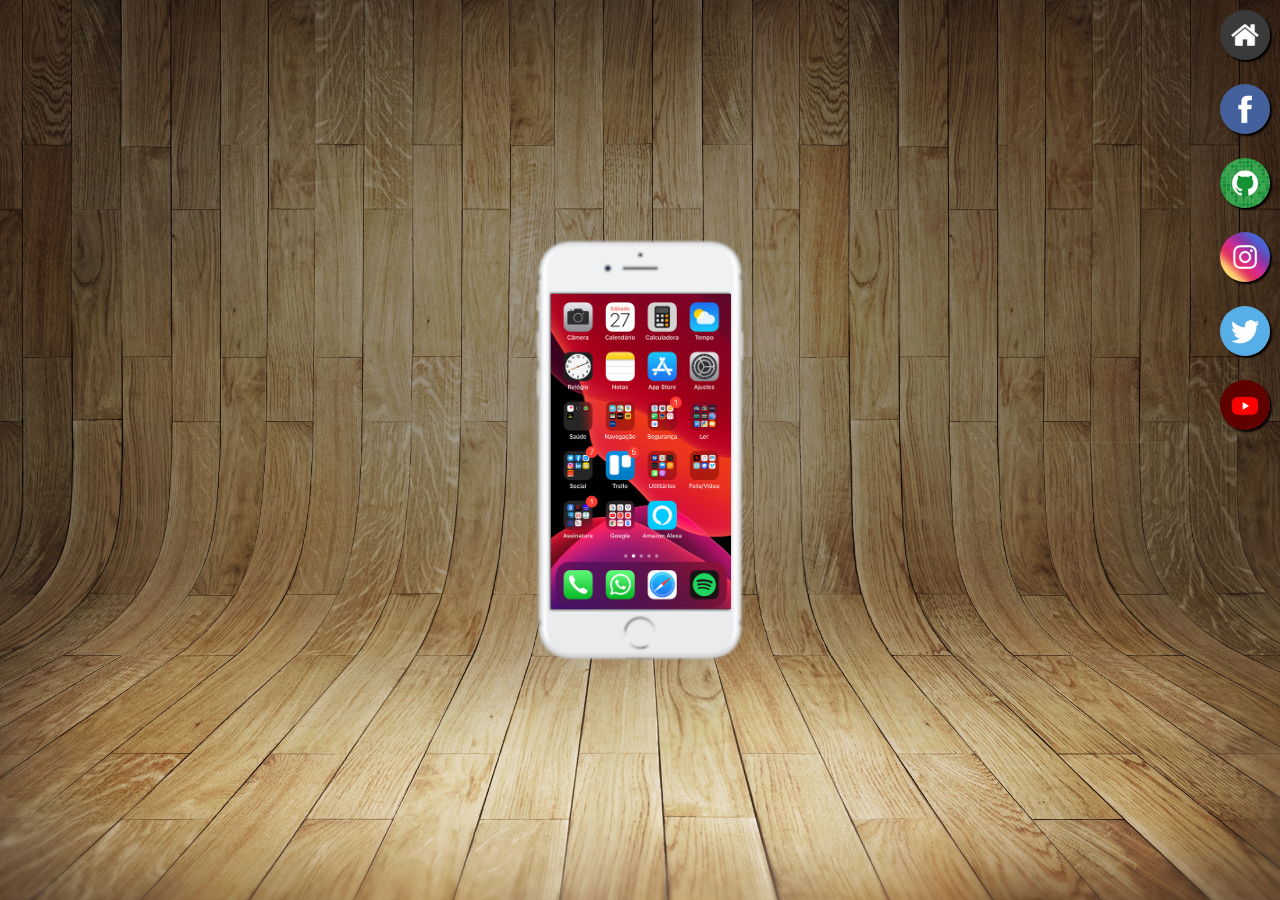
<file: index.html>
<!DOCTYPE html>
<html lang="pt-br">
<head>
    <meta charset="UTF-8">
    <meta http-equiv="X-UA-Compatible" content="IE=edge">
    <meta name="viewport" content="width=device-width, initial-scale=1.0">
    <title>Projeto Redes Sociais</title>
    <link rel="shortcut icon" href="favicon.ico" type="image/x-icon">
    <link rel="stylesheet" href="estilos/style.css">
</head>
<body>
    <main>
        <section id="telefone">
            <iframe src="home.html" name="tela" id="tela" frameborder="0"></iframe>
        </section>
        <section id="redes-sociais">
            <a href="home.html" target="tela"><img src="imagens/logo-home.jpg" alt=""></a><br>
            <a href="redessociais/facebook.html" target="tela"><img src="imagens/logo-facebook.jpg" alt=""></a><br>
            <a href="redessociais/github.html" target="tela"><img src="imagens/logo-github.jpg" alt=""></a><br>
            <a href="redessociais/instagram.html" target="tela"><img src="imagens/logo-instagram.jpg" alt=""></a><br>
            <a href="redessociais/twitter.html" target="tela"><img src="imagens/logo-twitter.jpg" alt=""></a><br>
            <a href="redessociais/youtube.html" target="tela"><img src="imagens/logo-youtube.jpg" alt=""></a>
        </section>
    </main>
</body>
</html>
</file>
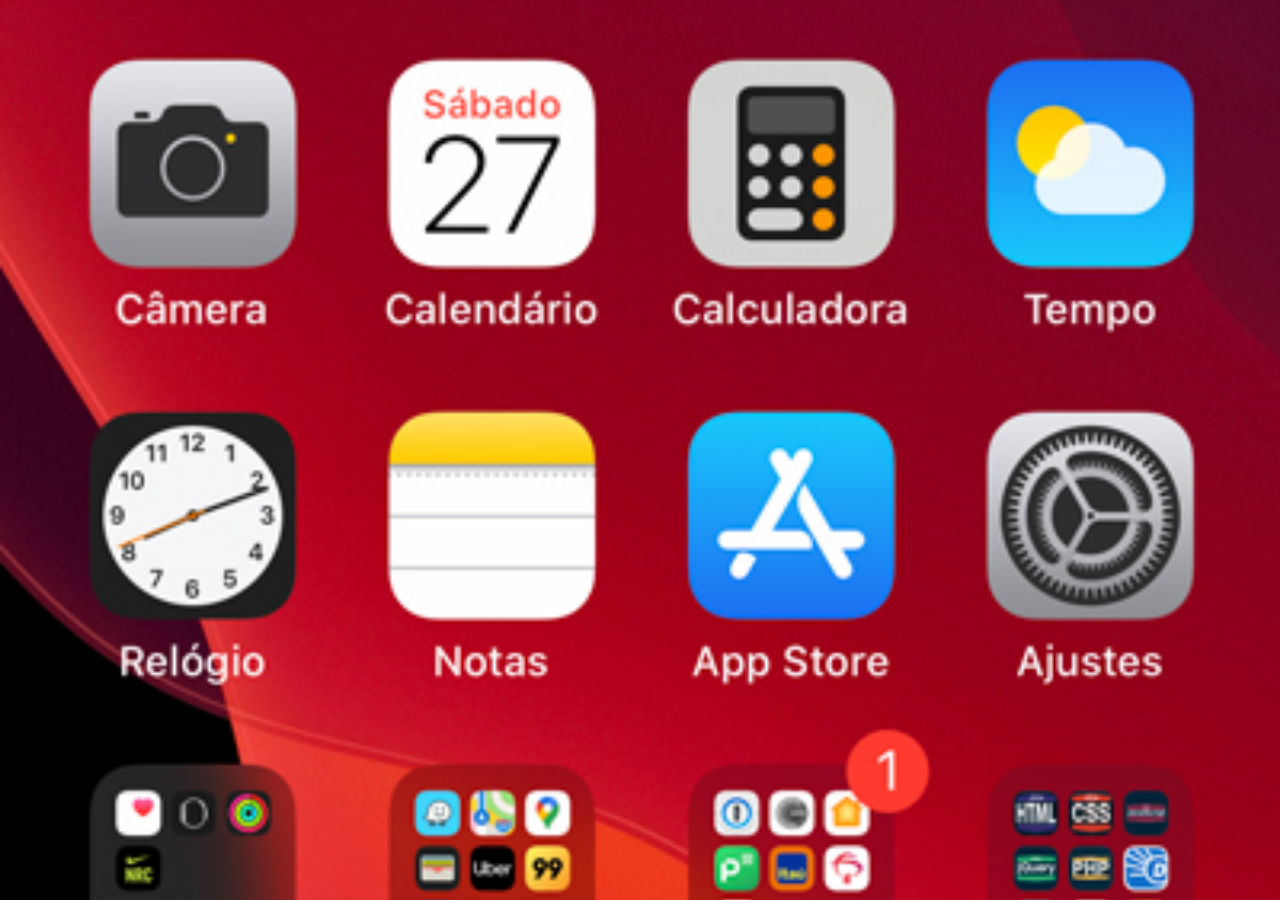
<file: home.html>
<!DOCTYPE html>
<html lang="pt-br">
<head>
    <meta charset="UTF-8">
    <meta http-equiv="X-UA-Compatible" content="IE=edge">
    <meta name="viewport" content="width=device-width, initial-scale=1.0">
    <title>Home</title>
    <style>
        * {
            margin: 0px;
            padding: 0px;
    
        }
        body {
            width: 100vw;
            height: 100vh;

            background: black url('imagens/tela-home.jpg') no-repeat top center;
            background-size: cover;
        }
    </style>
</head>
<body>
    
</body>
</html>
</file>
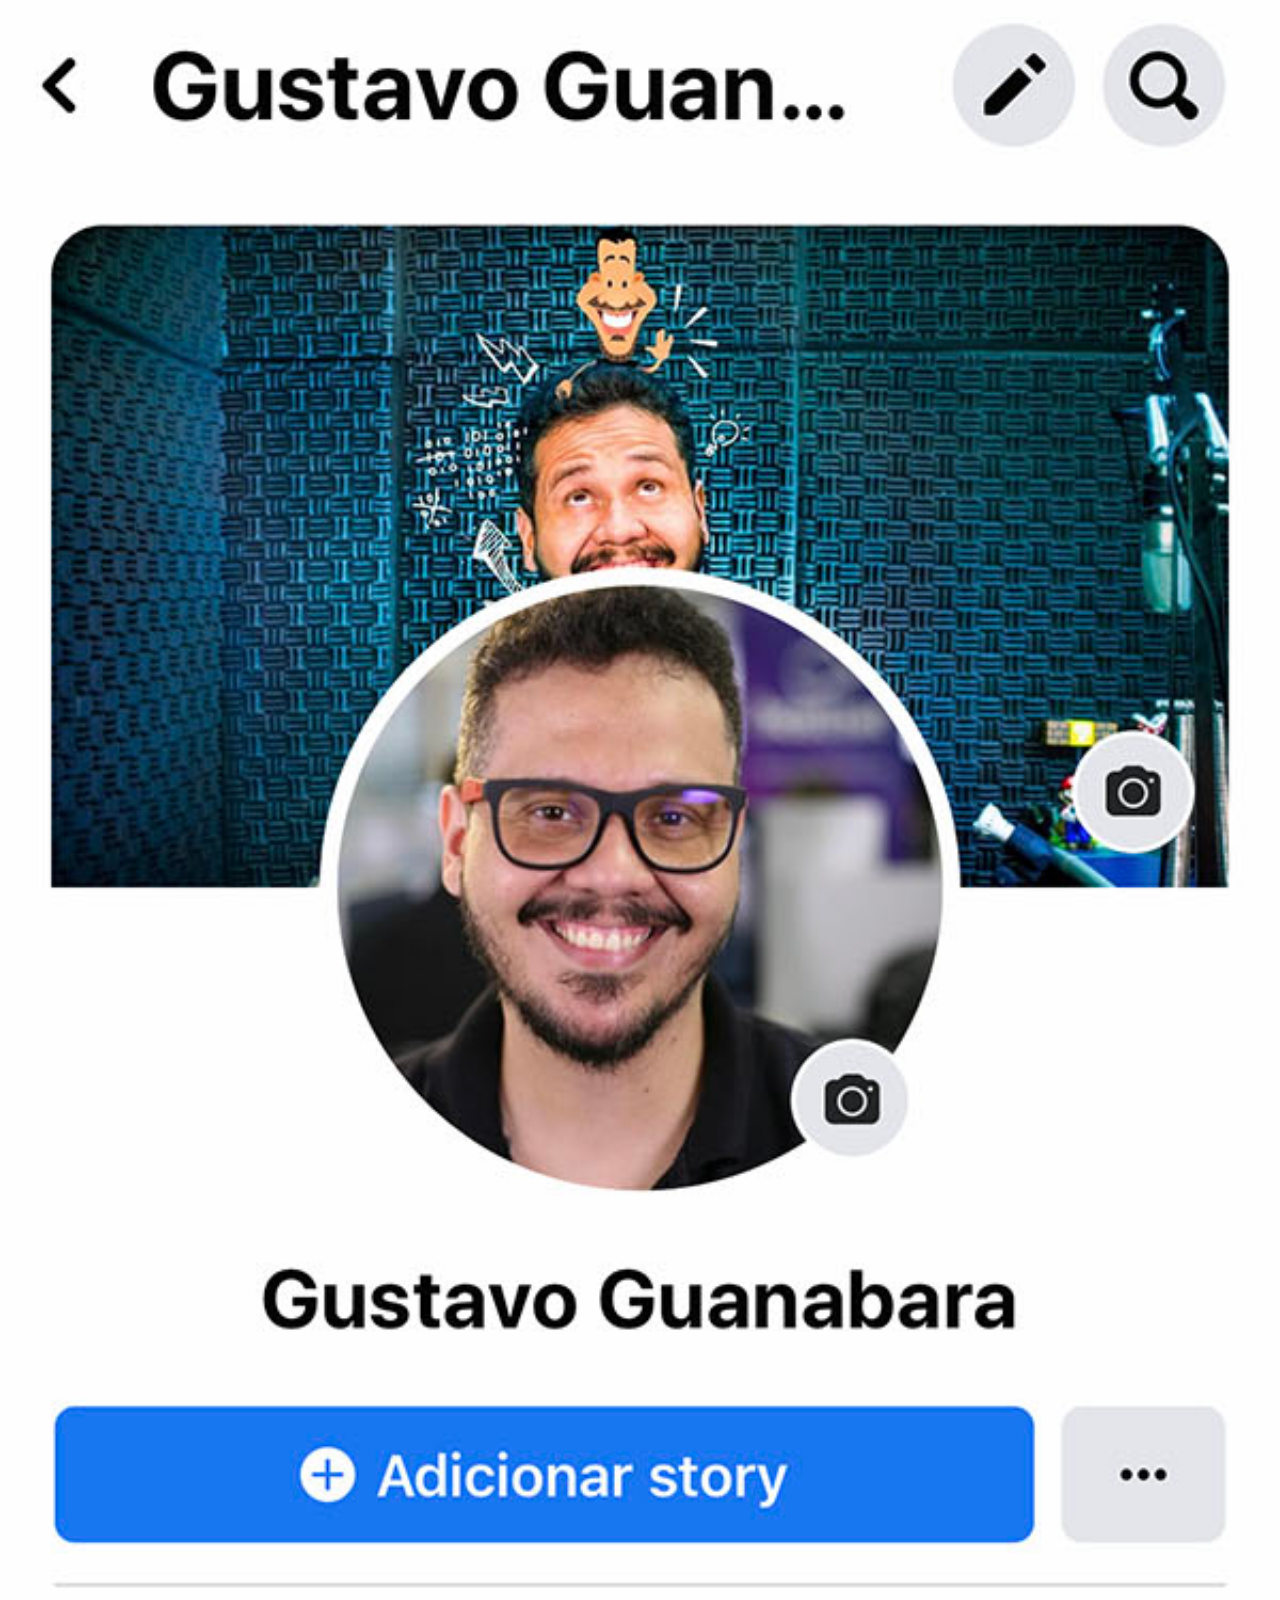
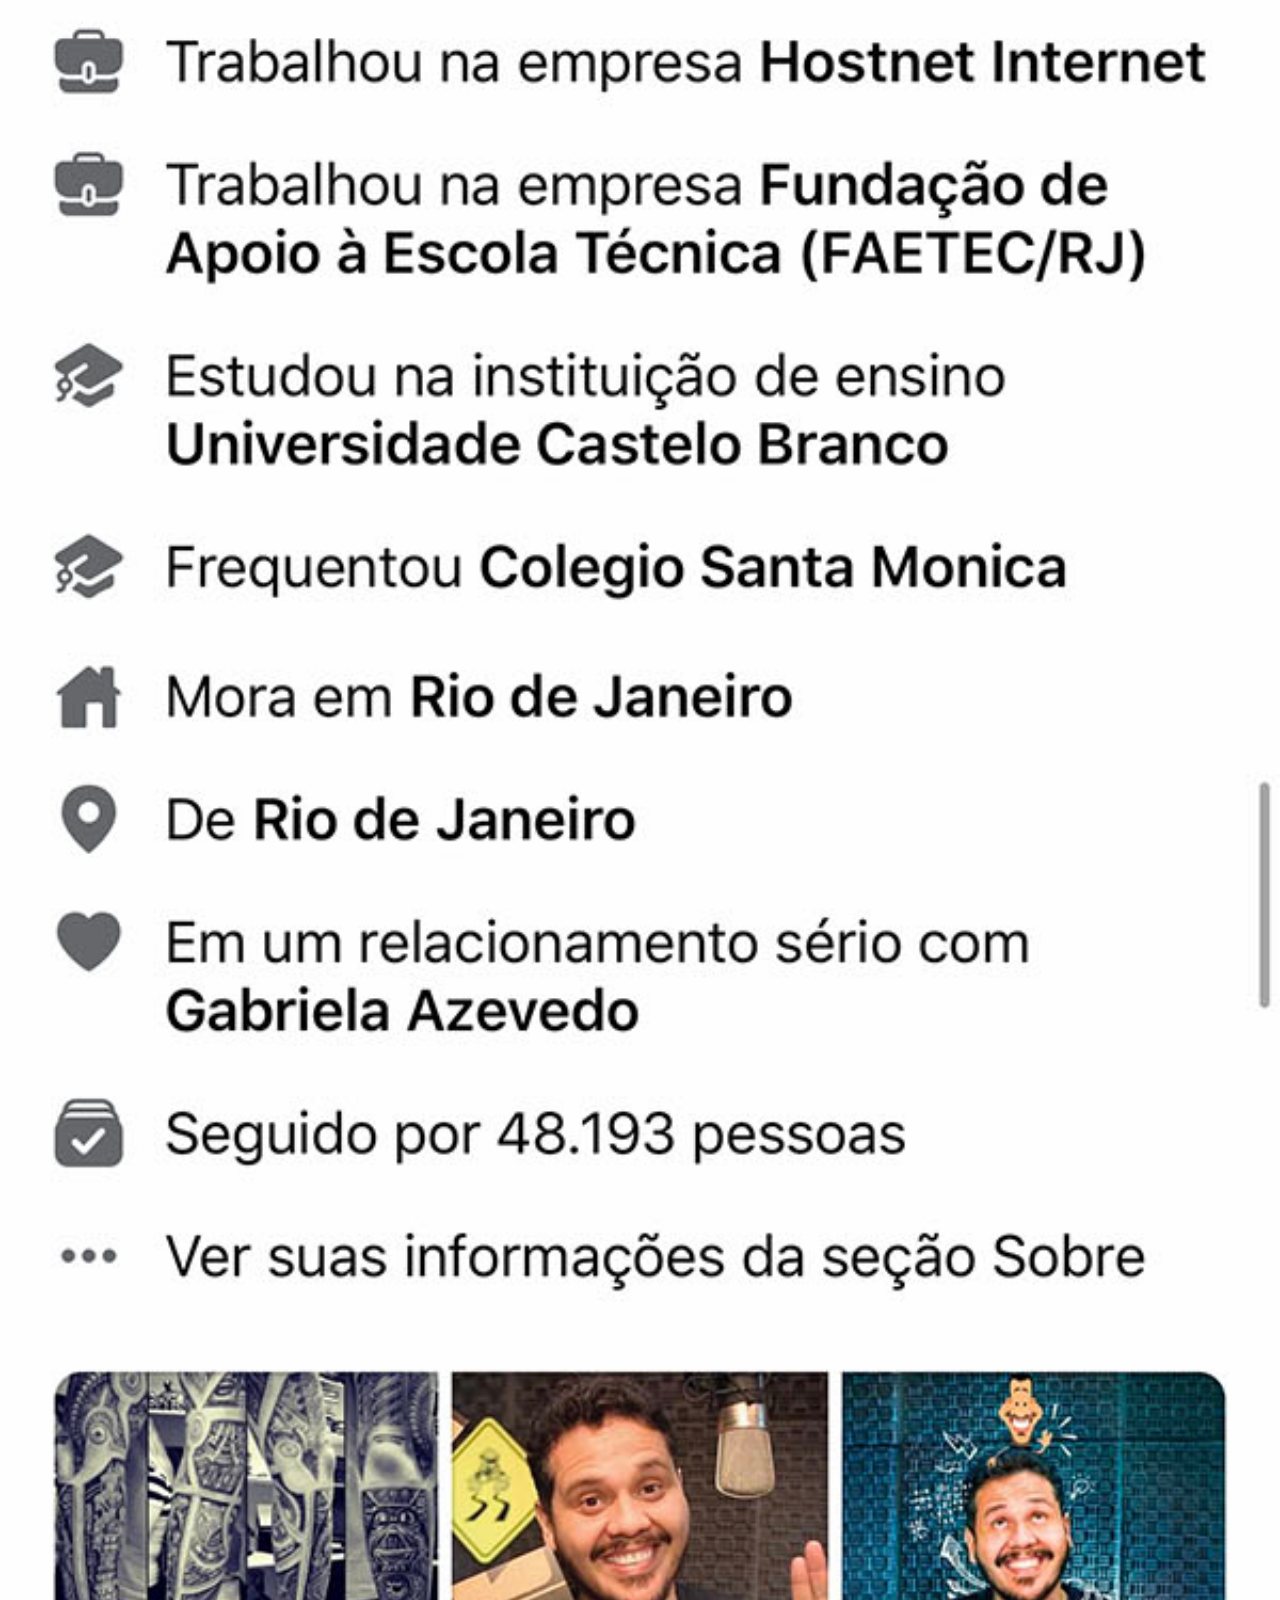
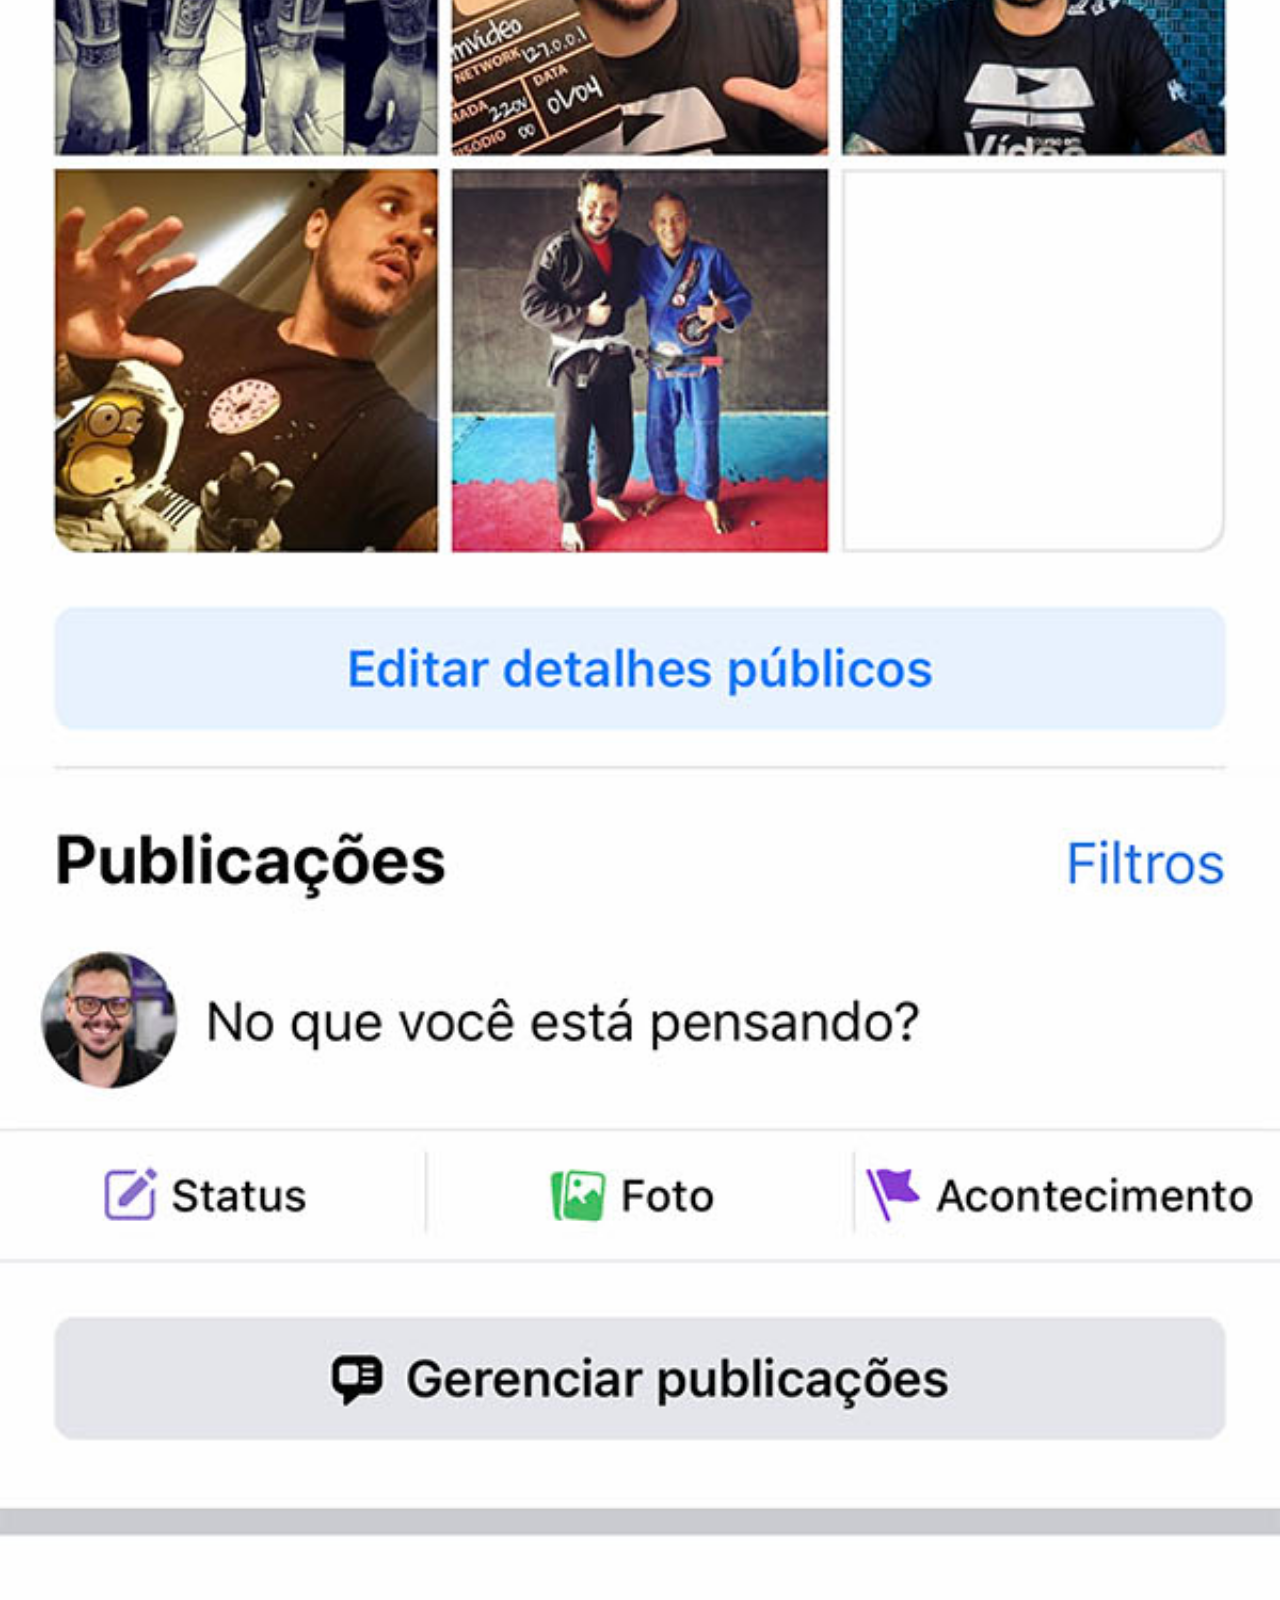
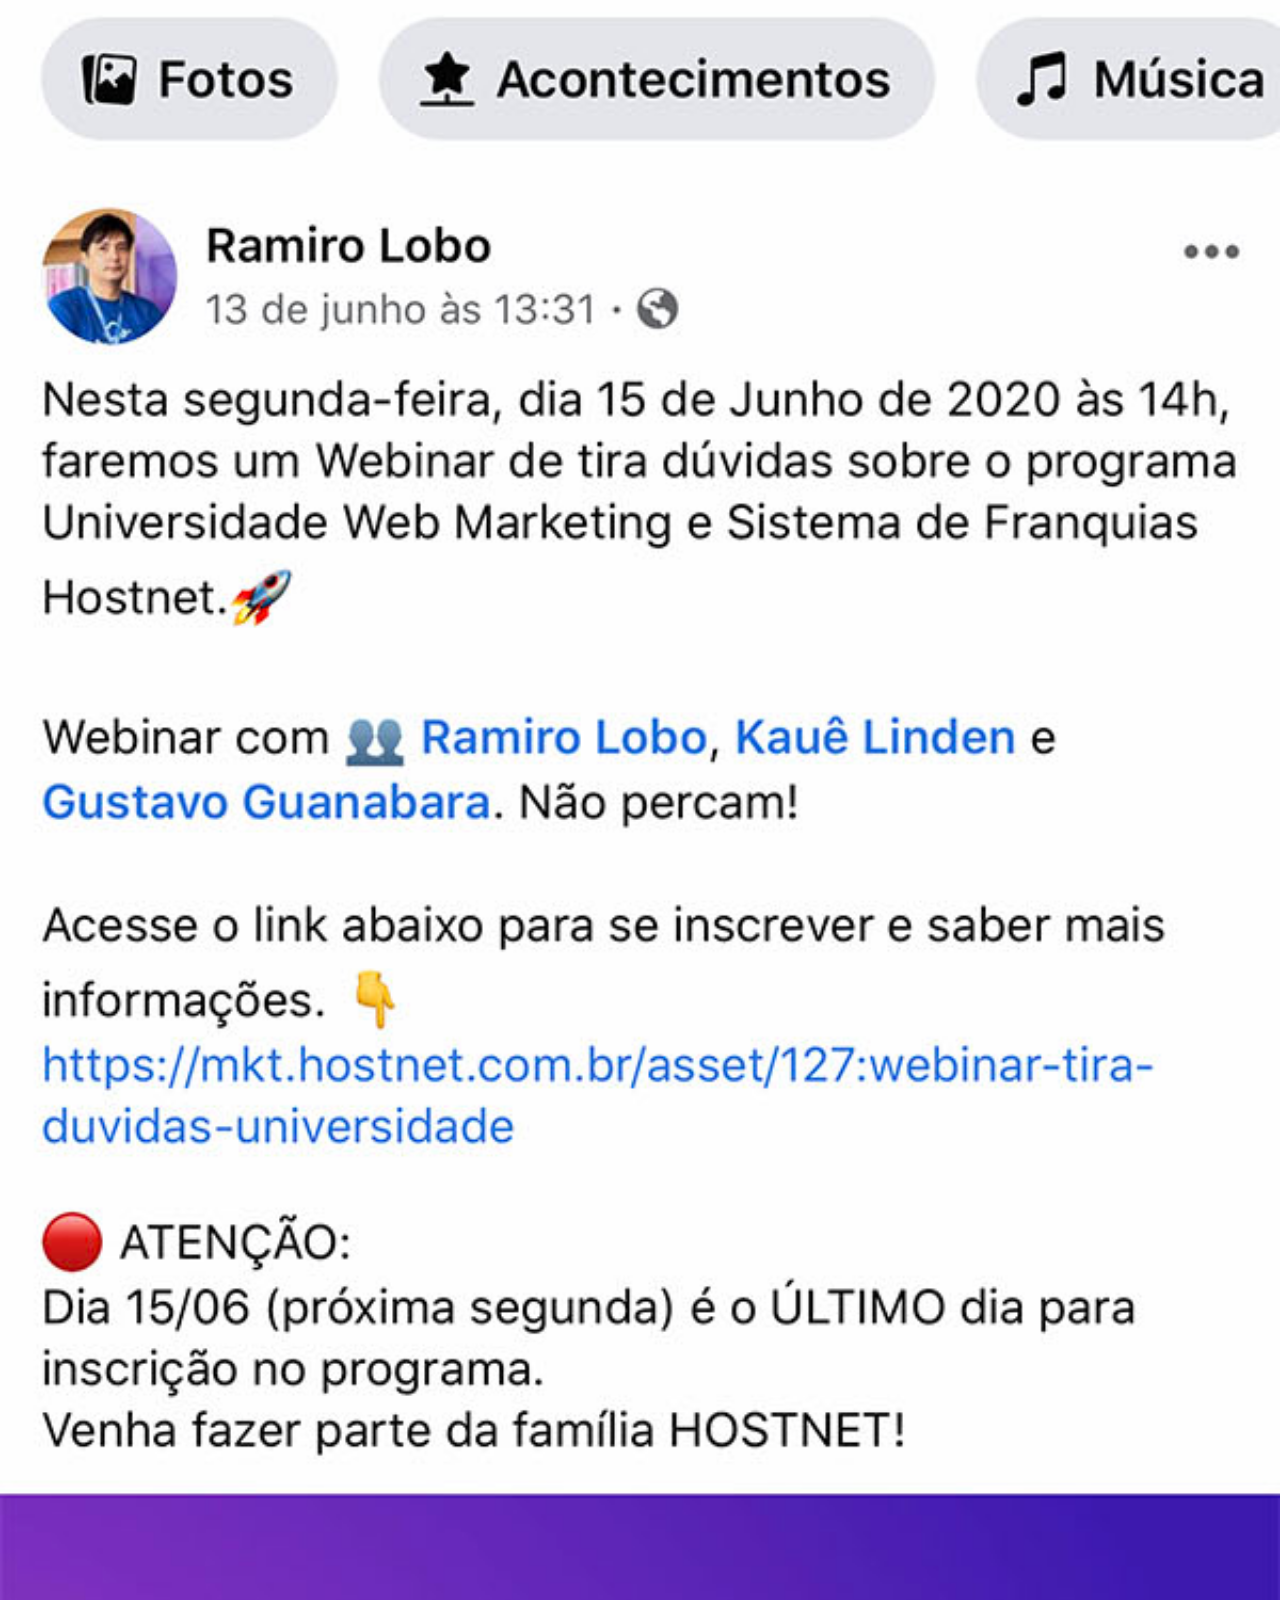
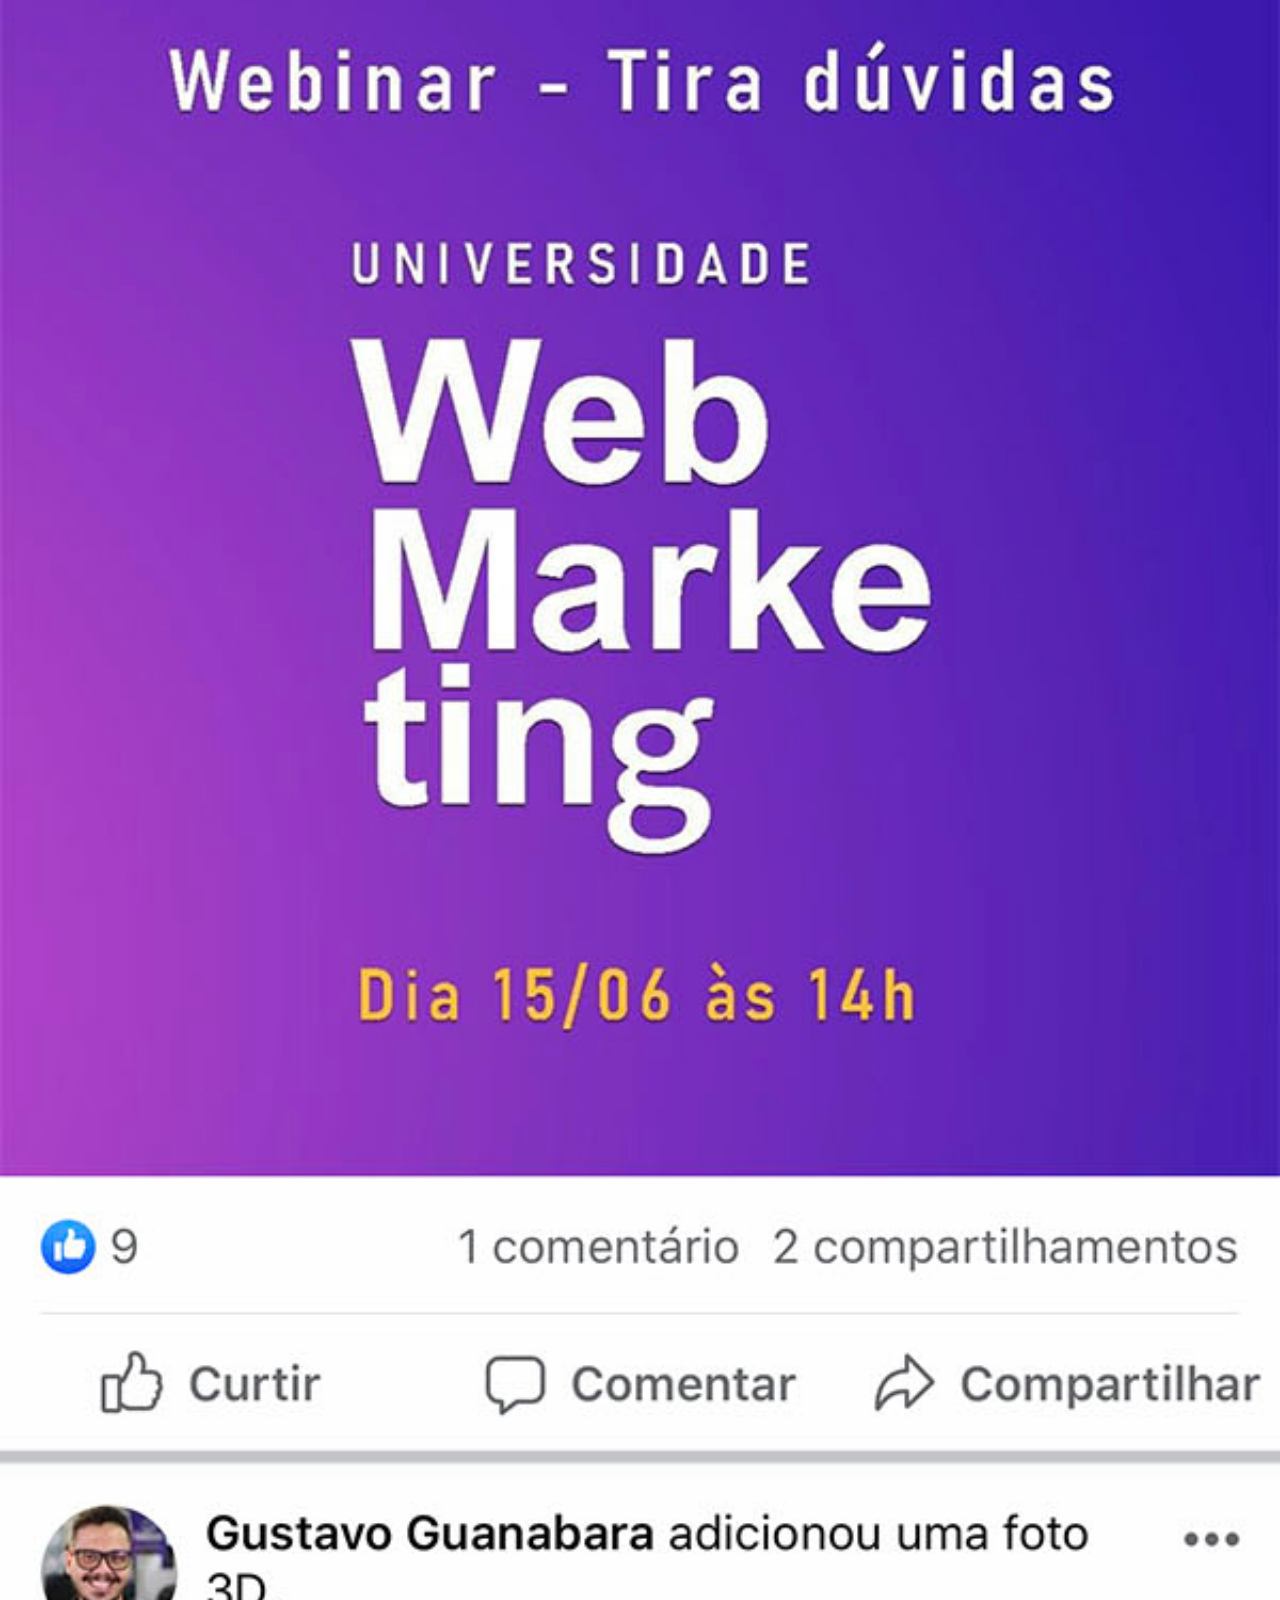
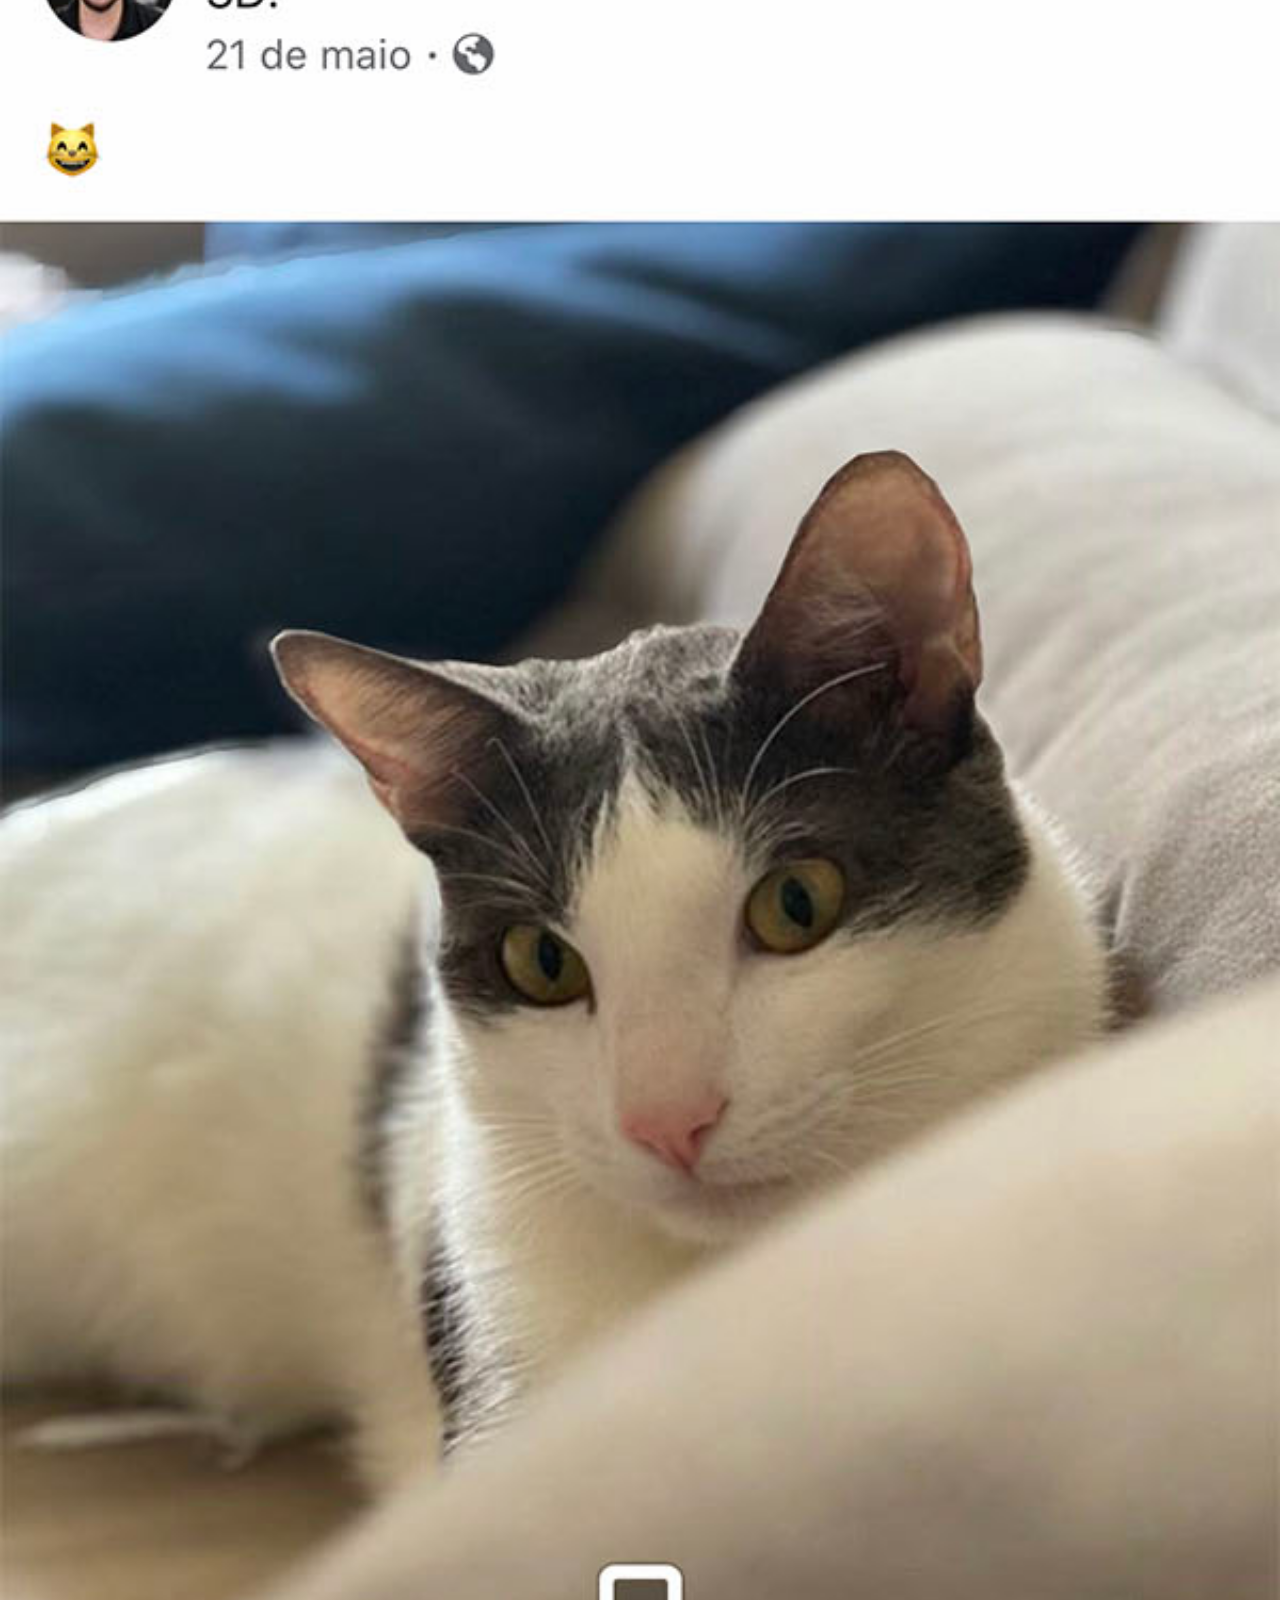
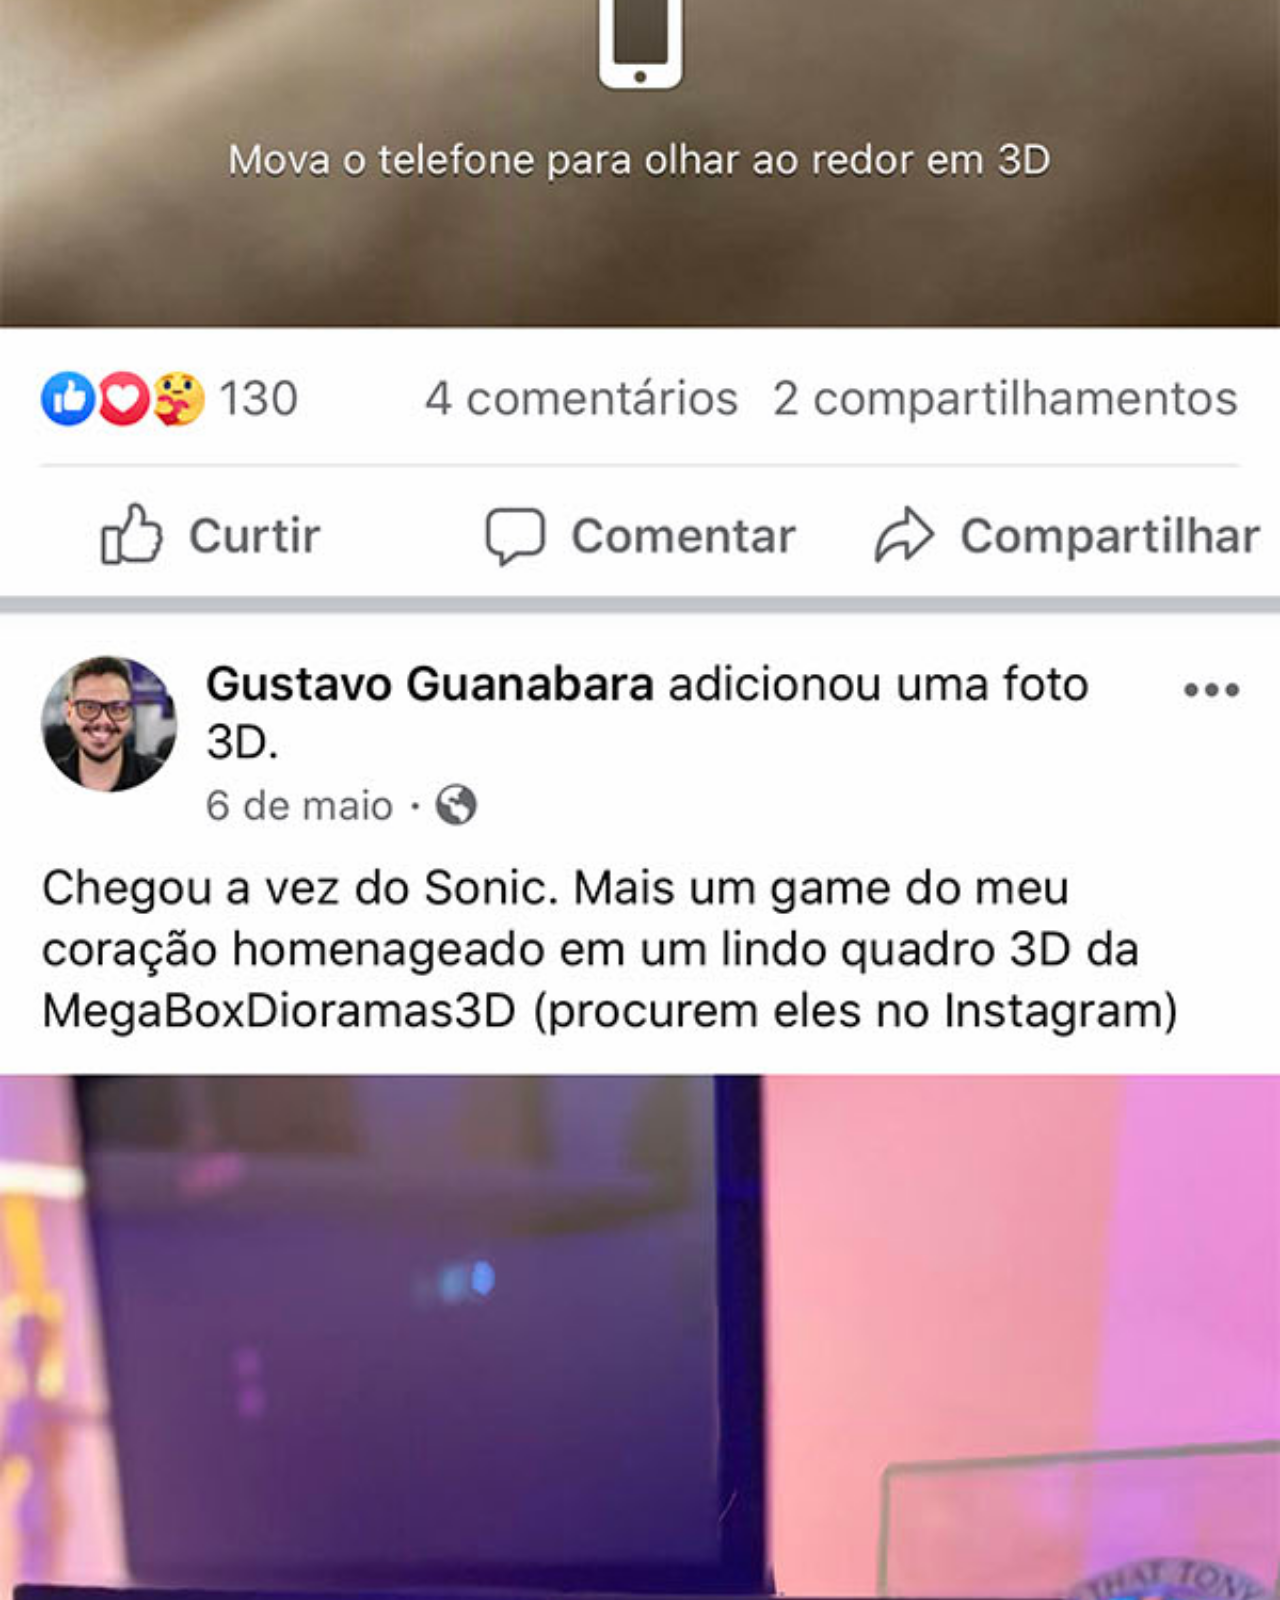
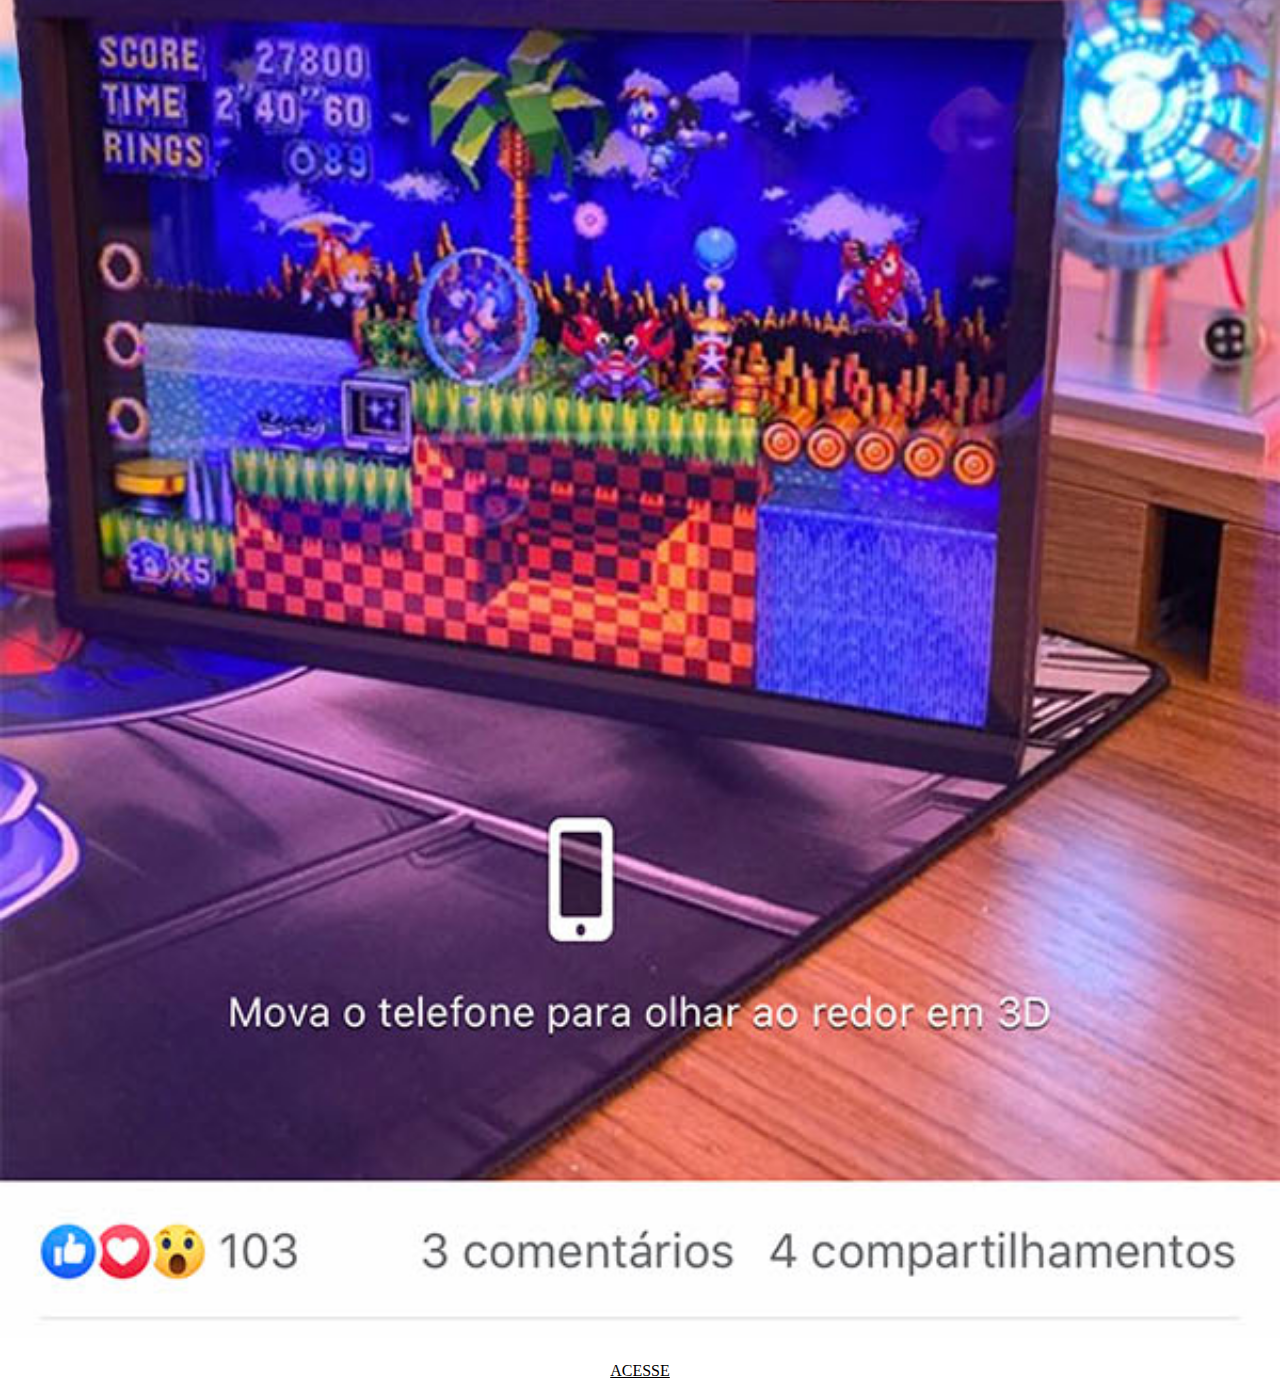
<file: redessociais/facebook.html>
<!DOCTYPE html>
<html lang="pt-br">
<head>
    <meta charset="UTF-8">
    <meta http-equiv="X-UA-Compatible" content="IE=edge">
    <meta name="viewport" content="width=device-width, initial-scale=1.0">
    <title>Facebook</title>
    <style>
        *{
            margin: 0px;
            padding: 0px;
        }
        ::-webkit-scrollbar{
            width: 0px;
            height: 0px;
        }
        img{
            width: 100vw;
        }
        a{
            display: block;
            background-color: white;
            color: black;
            padding: 20px;
            text-align: center;
        }
    </style>
</head>
<body>
     <img src="../imagens/tela-facebook.jpg" alt="">
     <a href="https://www.facebook.com/gustavoguanabara/" target="_blank">ACESSE</a>
</body>
</html>
</file>
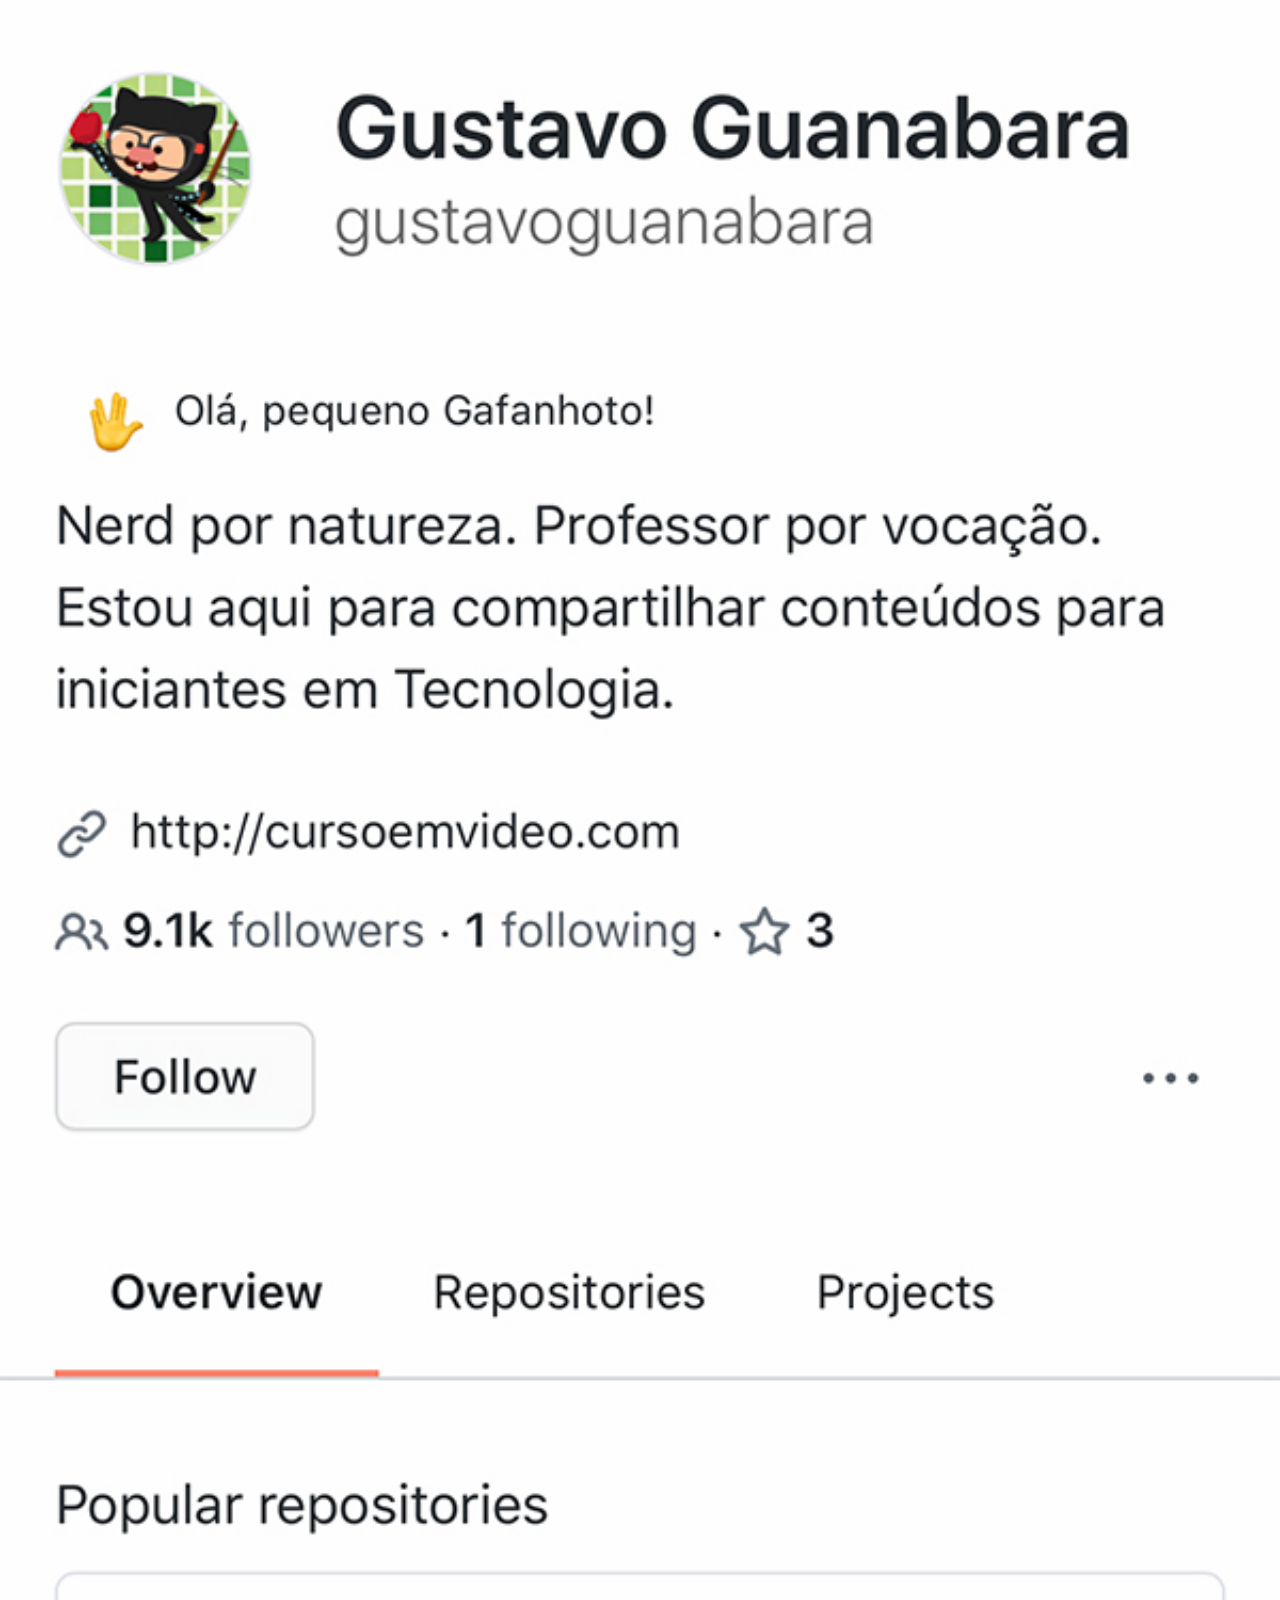
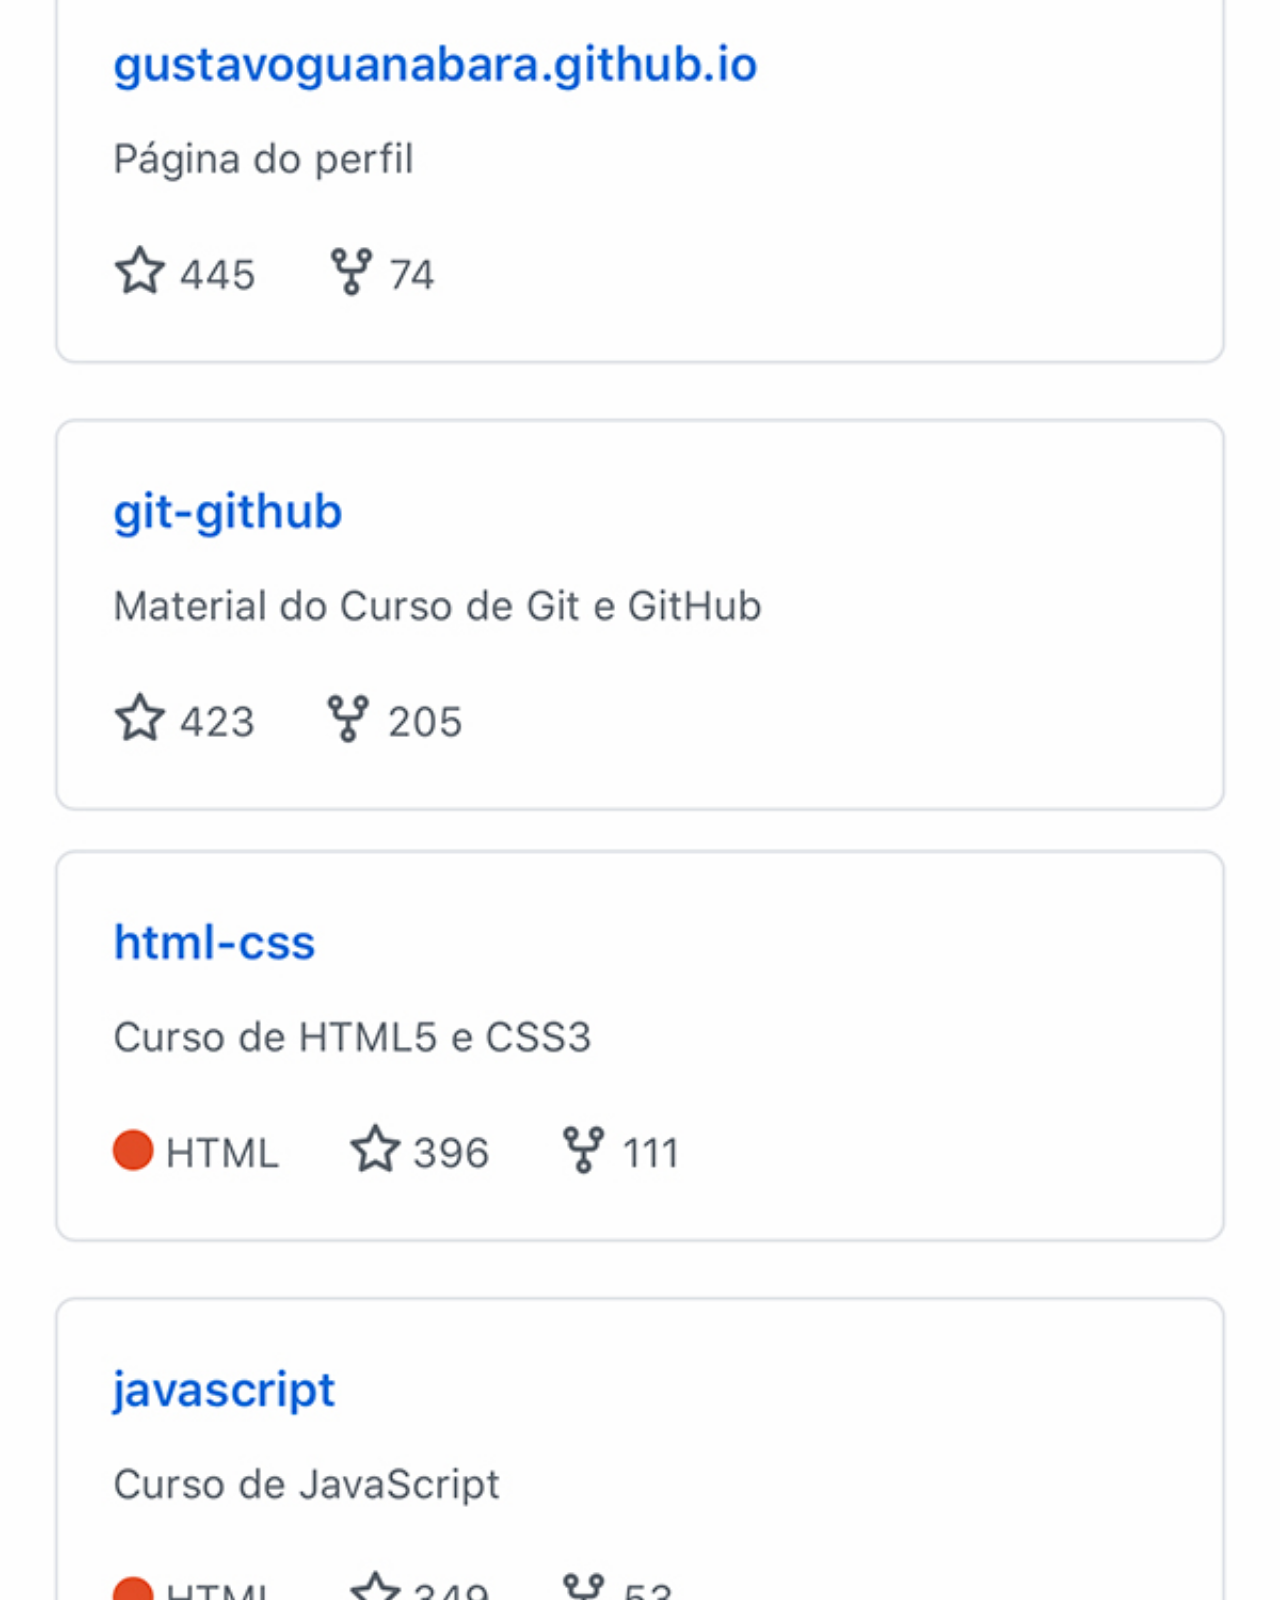
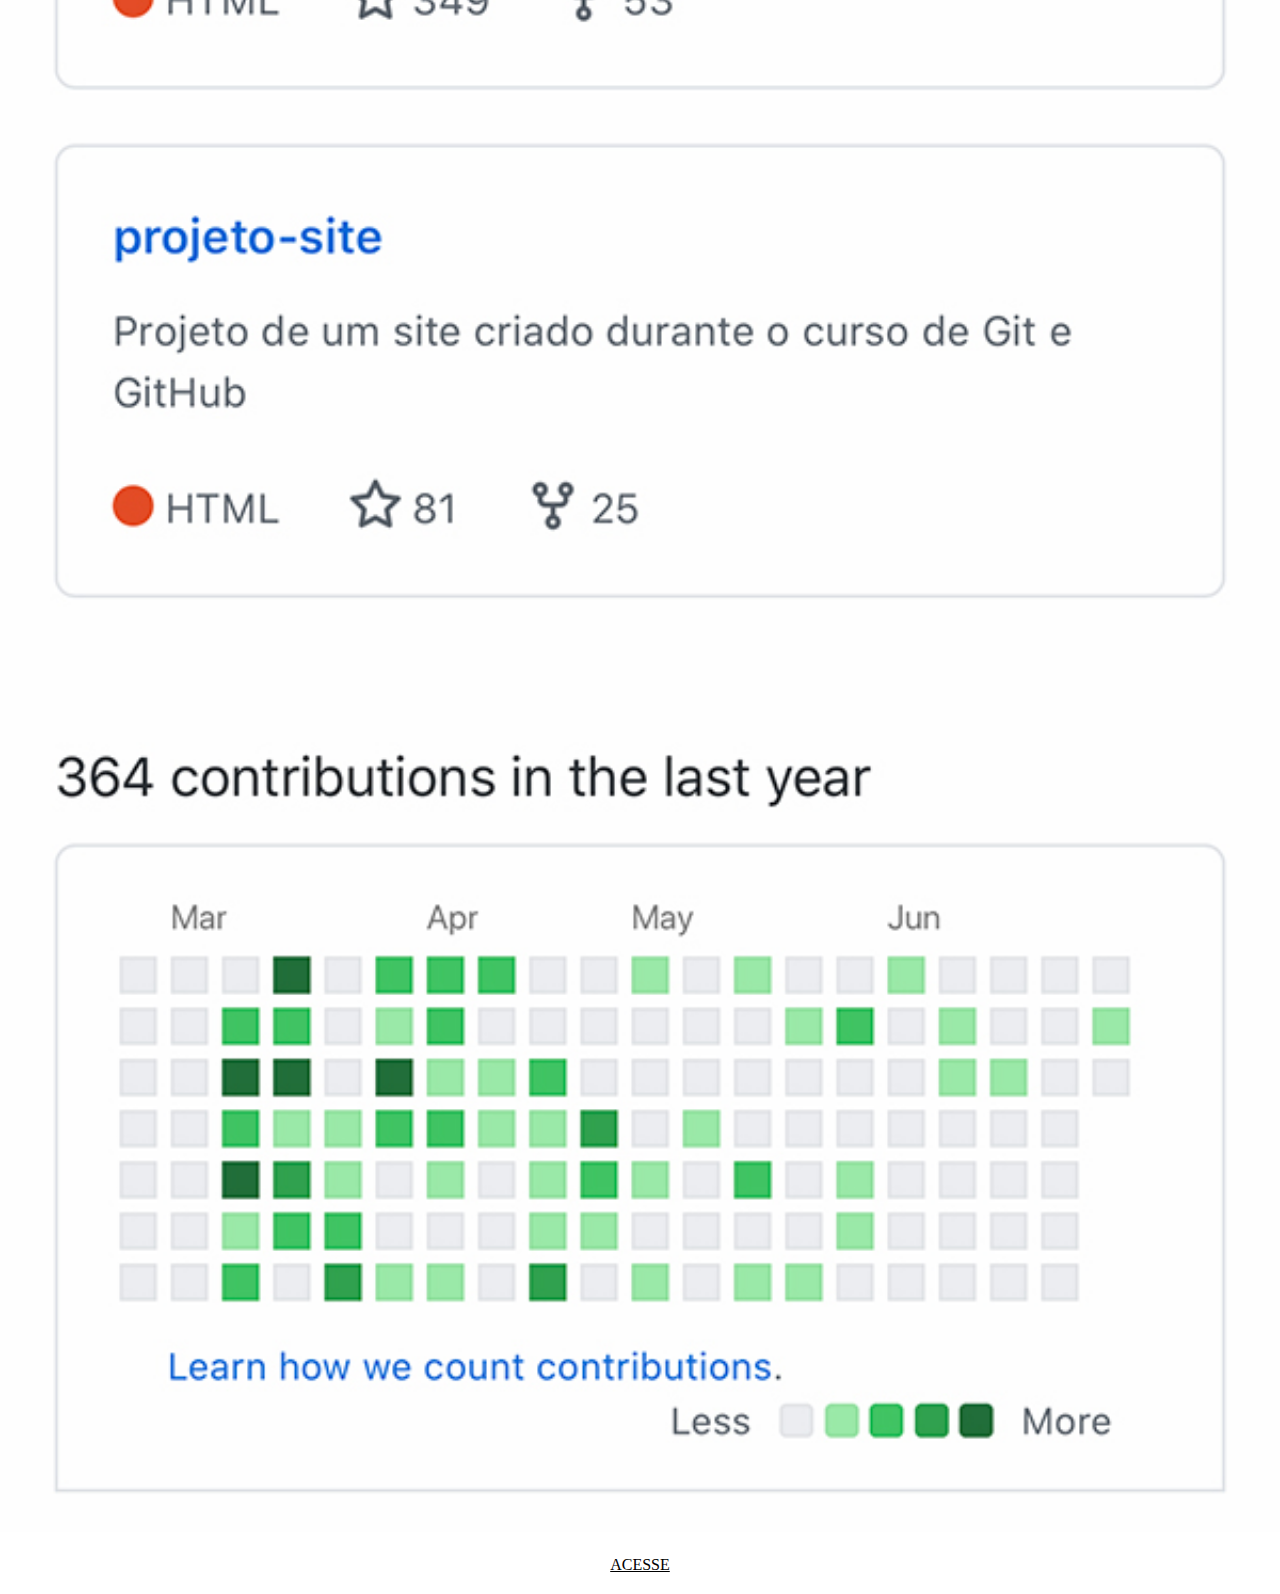
<file: redessociais/github.html>
<!DOCTYPE html>
<html lang="pt-br">
<head>
    <meta charset="UTF-8">
    <meta http-equiv="X-UA-Compatible" content="IE=edge">
    <meta name="viewport" content="width=device-width, initial-scale=1.0">
    <title>GitHub</title>
    <style>
        *{
            margin: 0px;
            padding: 0px;
        }
        ::-webkit-scrollbar{
            width: 0px;
            height: 0px;
        }
        img{
            width: 100vw;
        }
        a{
            display: block;
            background-color: white;
            color: black;
            padding: 20px;
            text-align: center;
        }
    </style>
</head>
<body>
     <img src="../imagens/tela-github.jpg" alt="">
     <a href="https://github.com/gustavoguanabara" target="_blank">ACESSE</a>
</body>
</html>
</file>
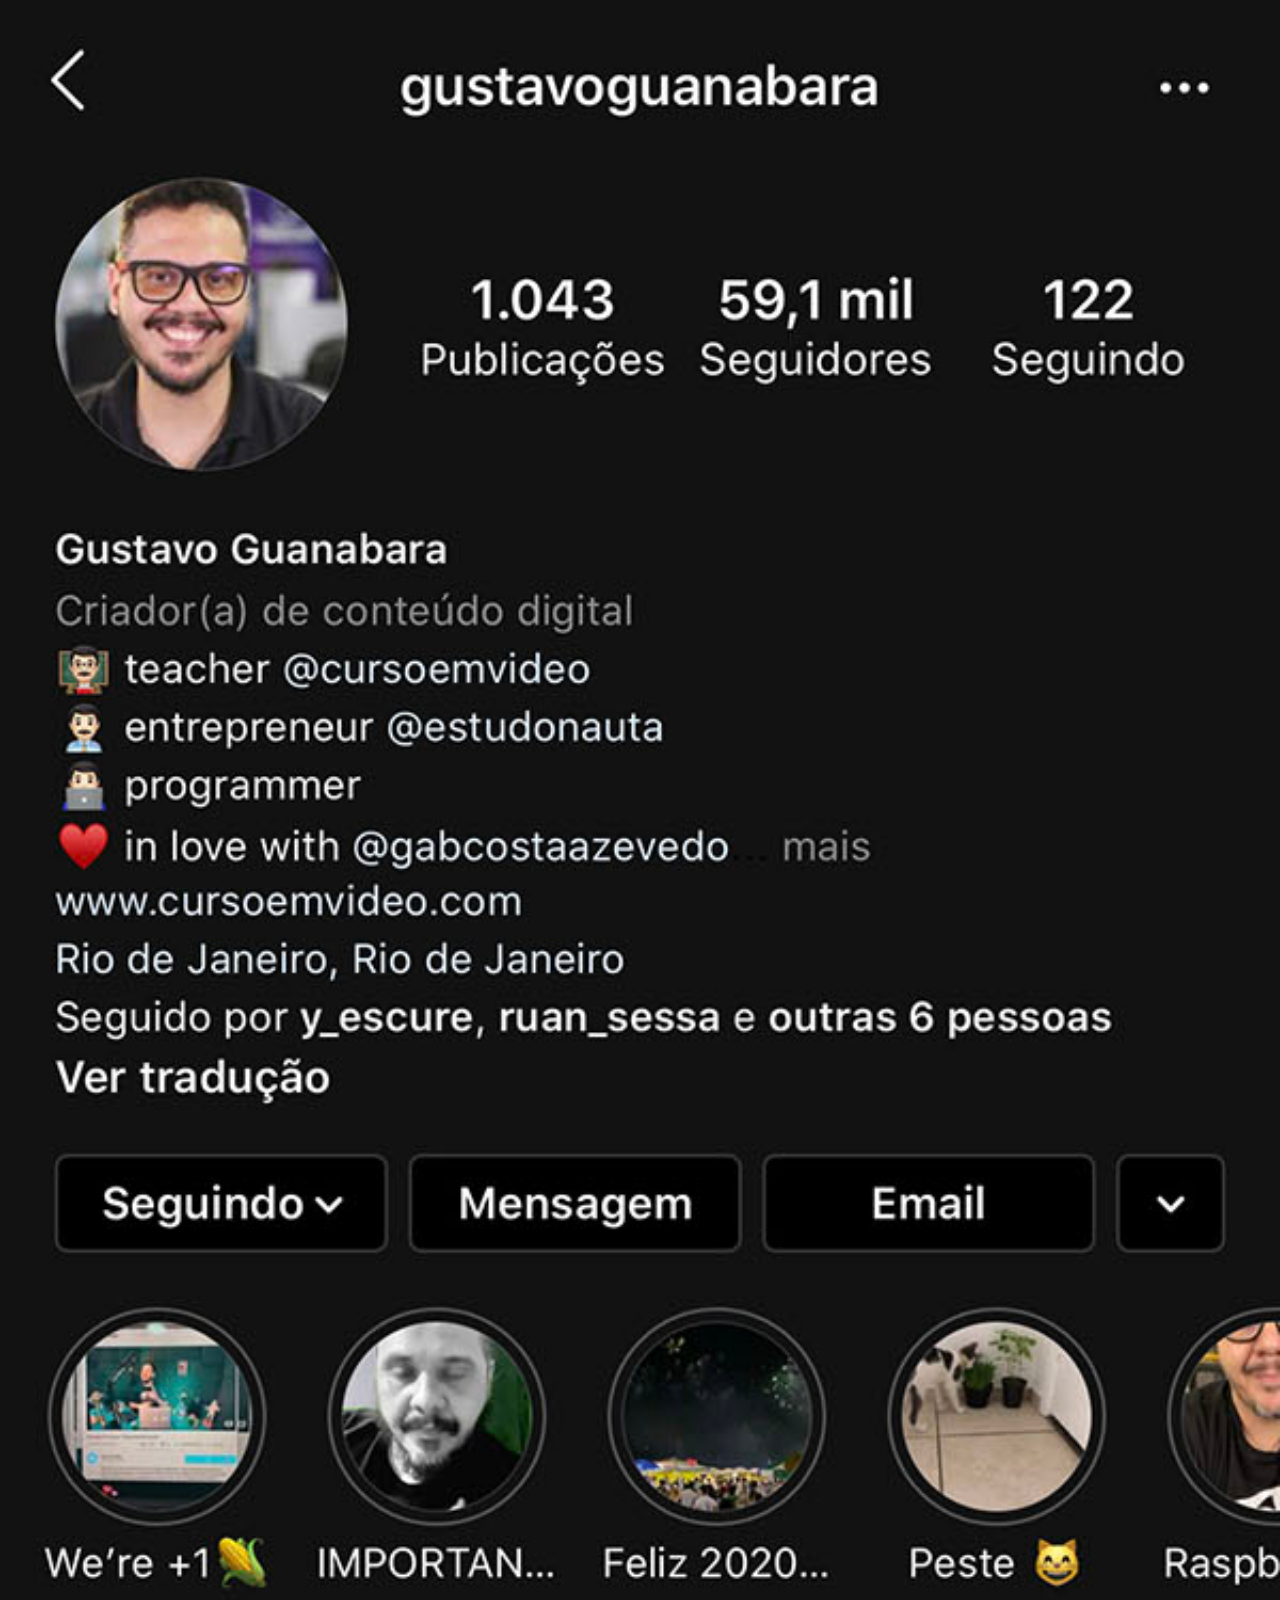
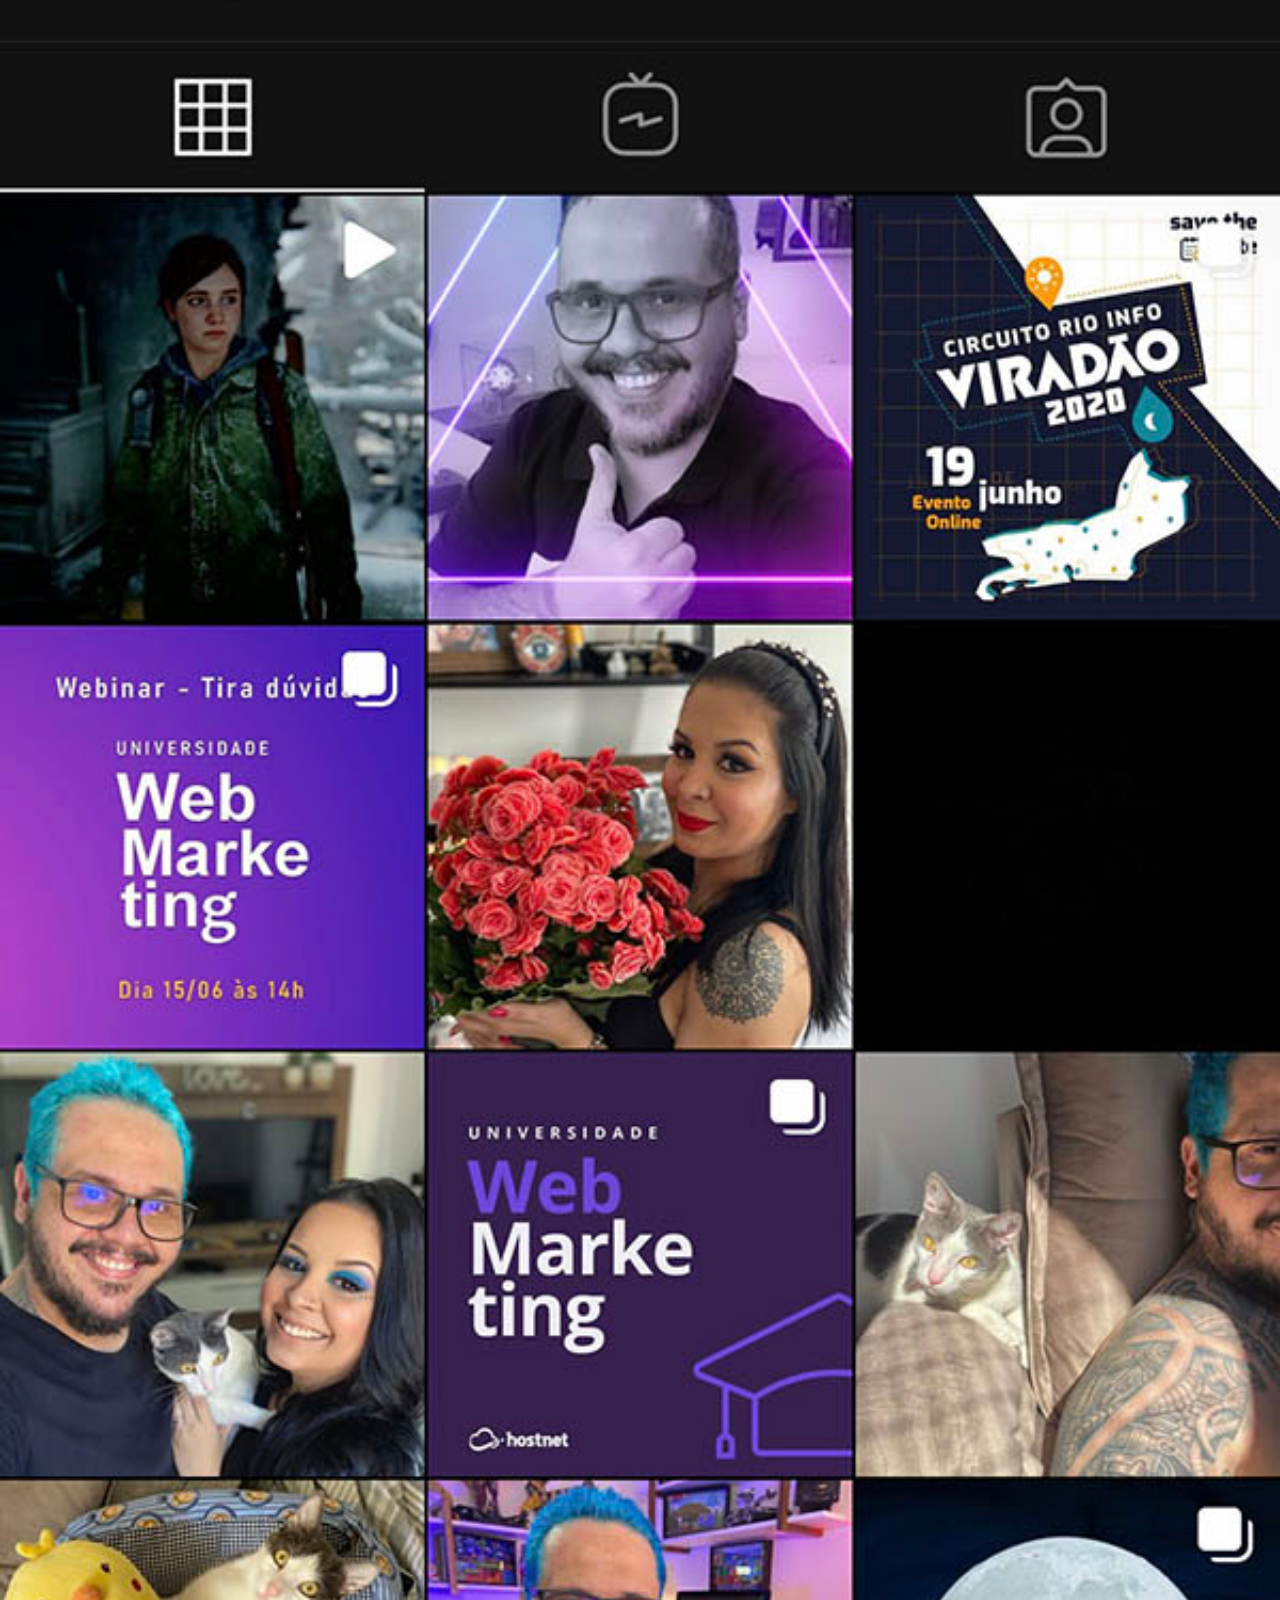
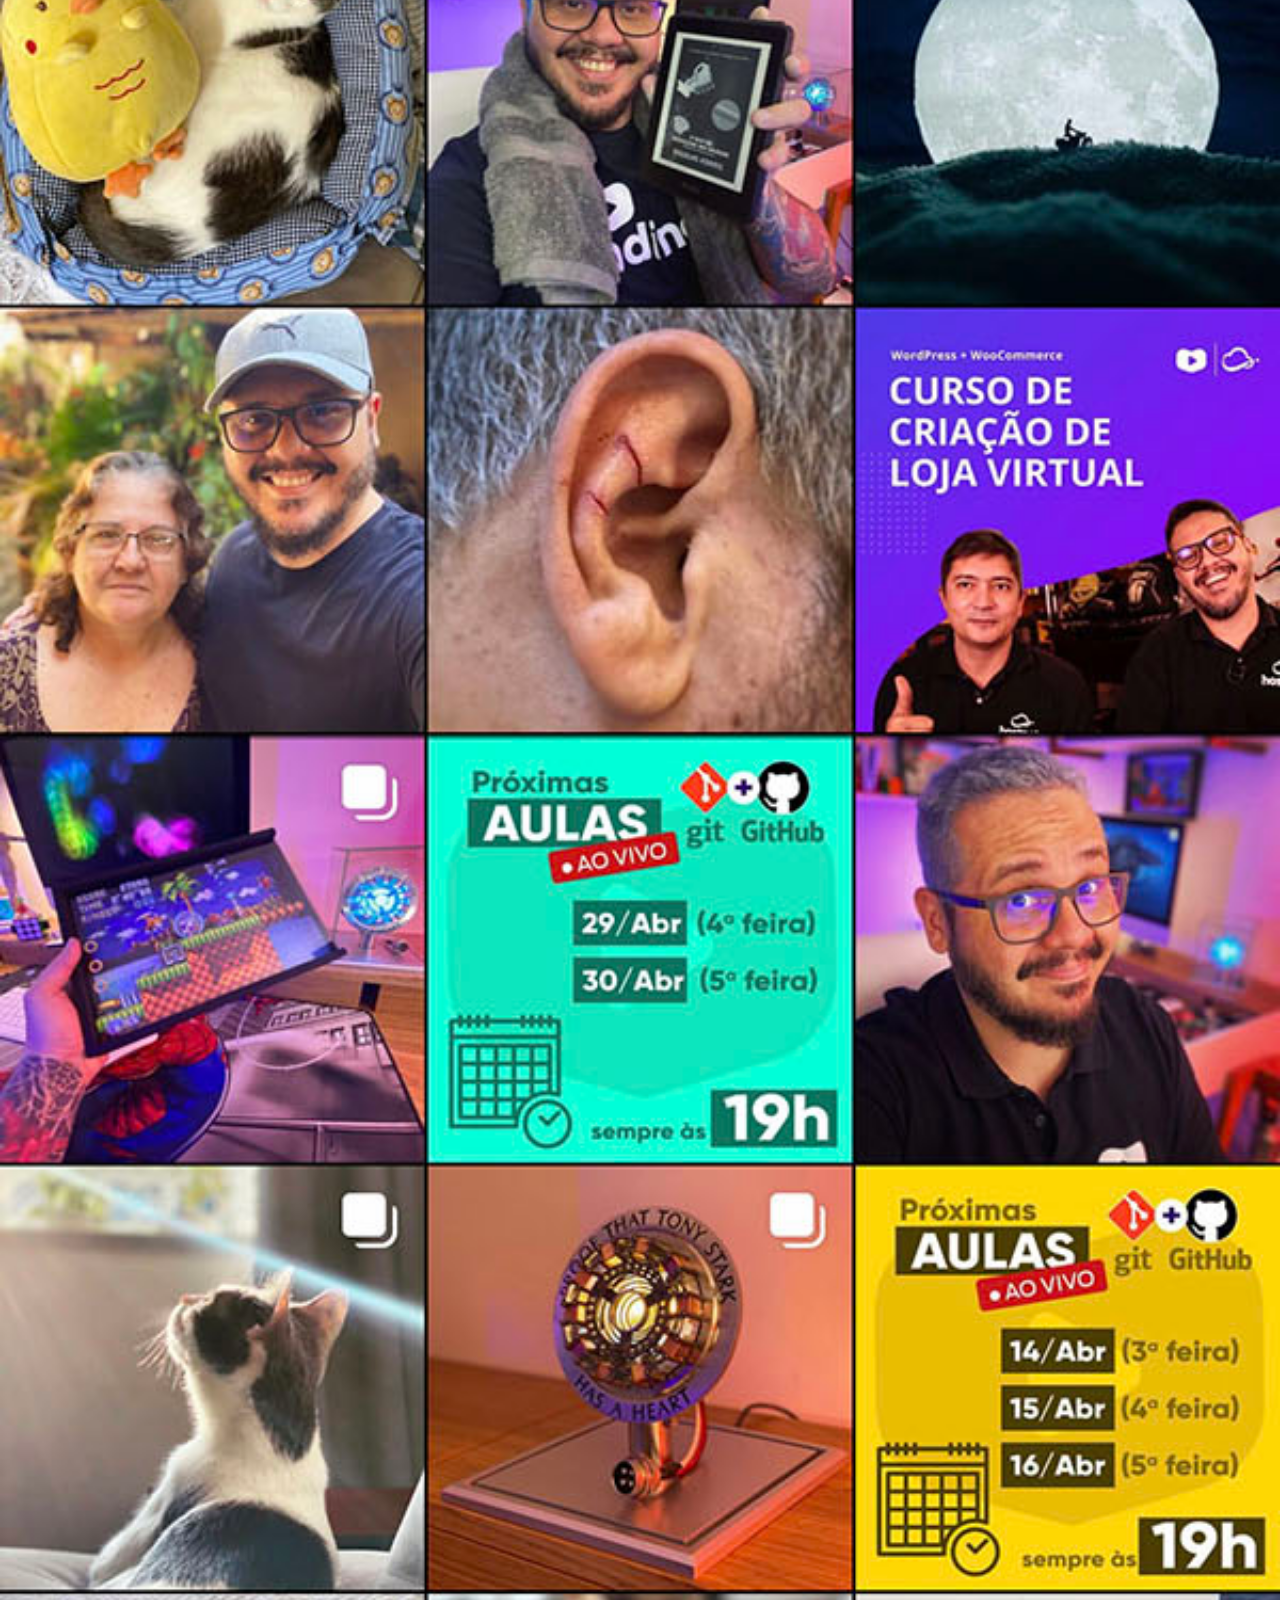
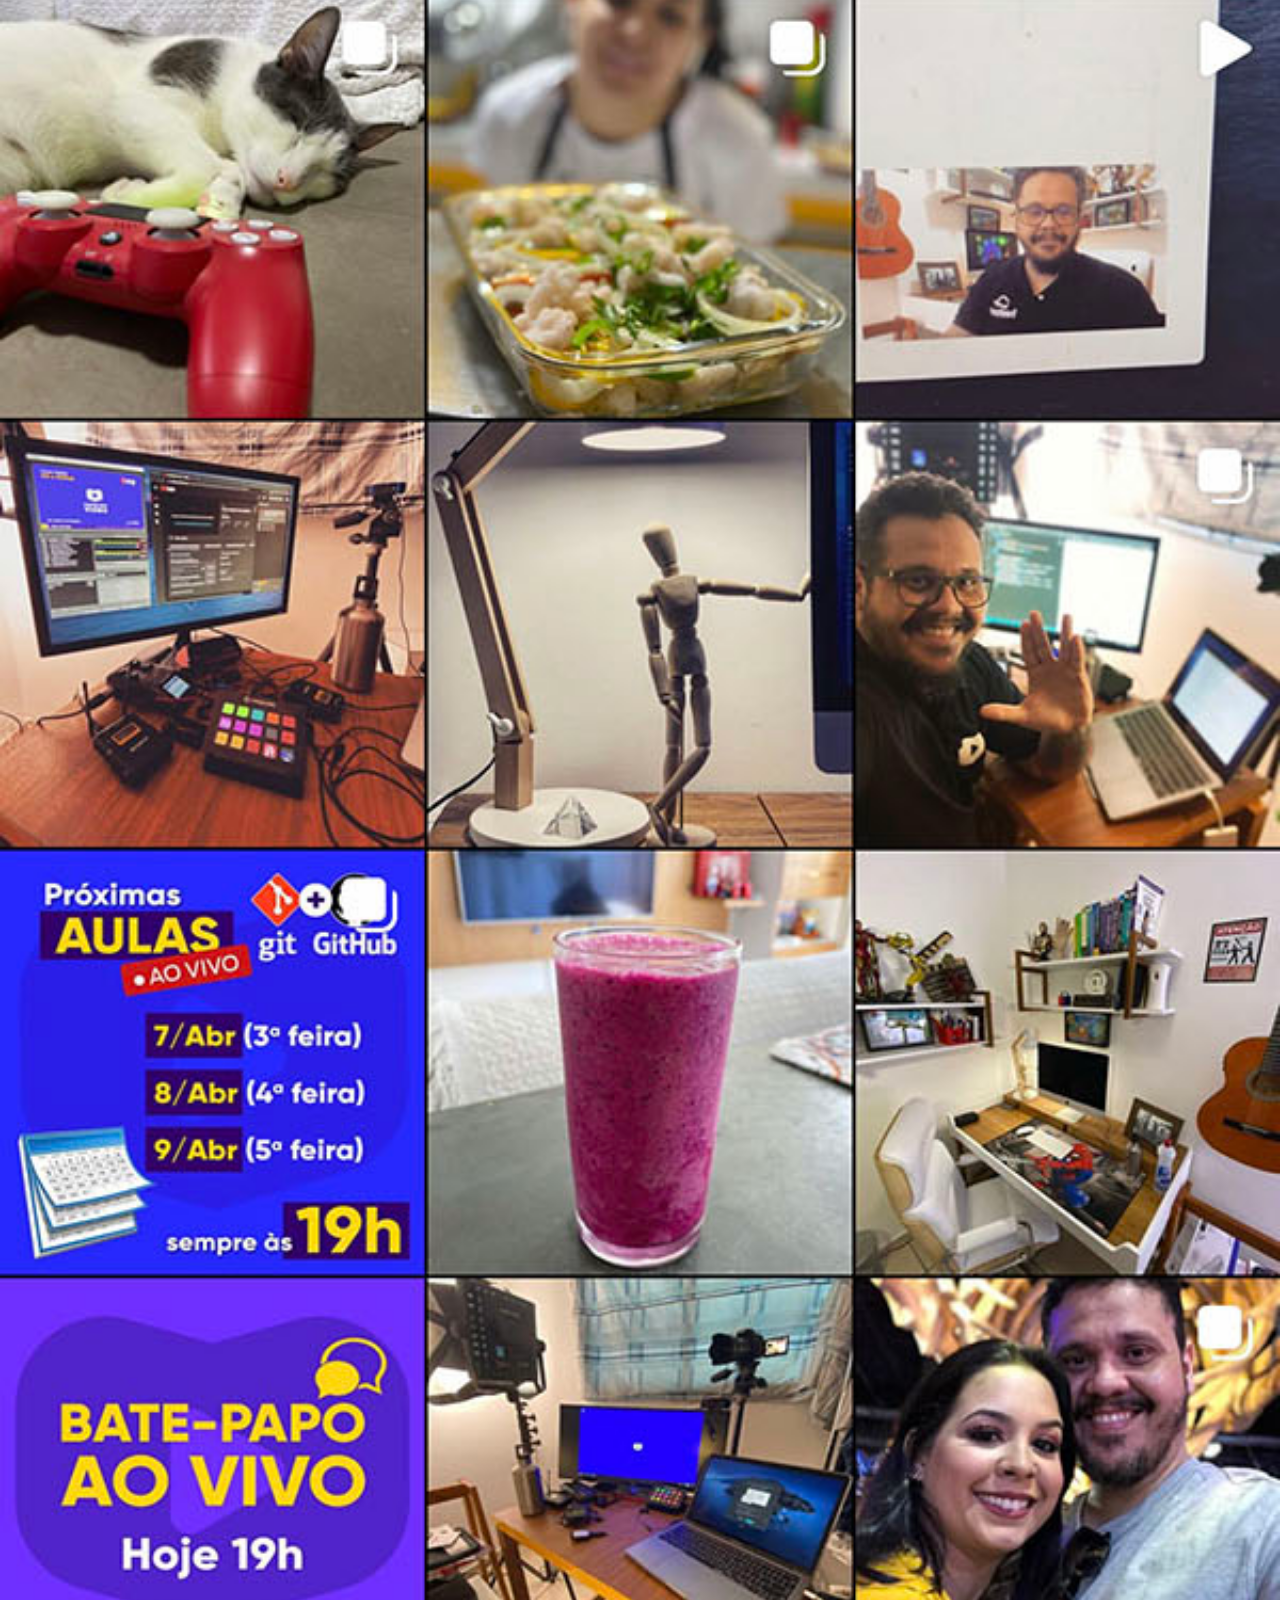
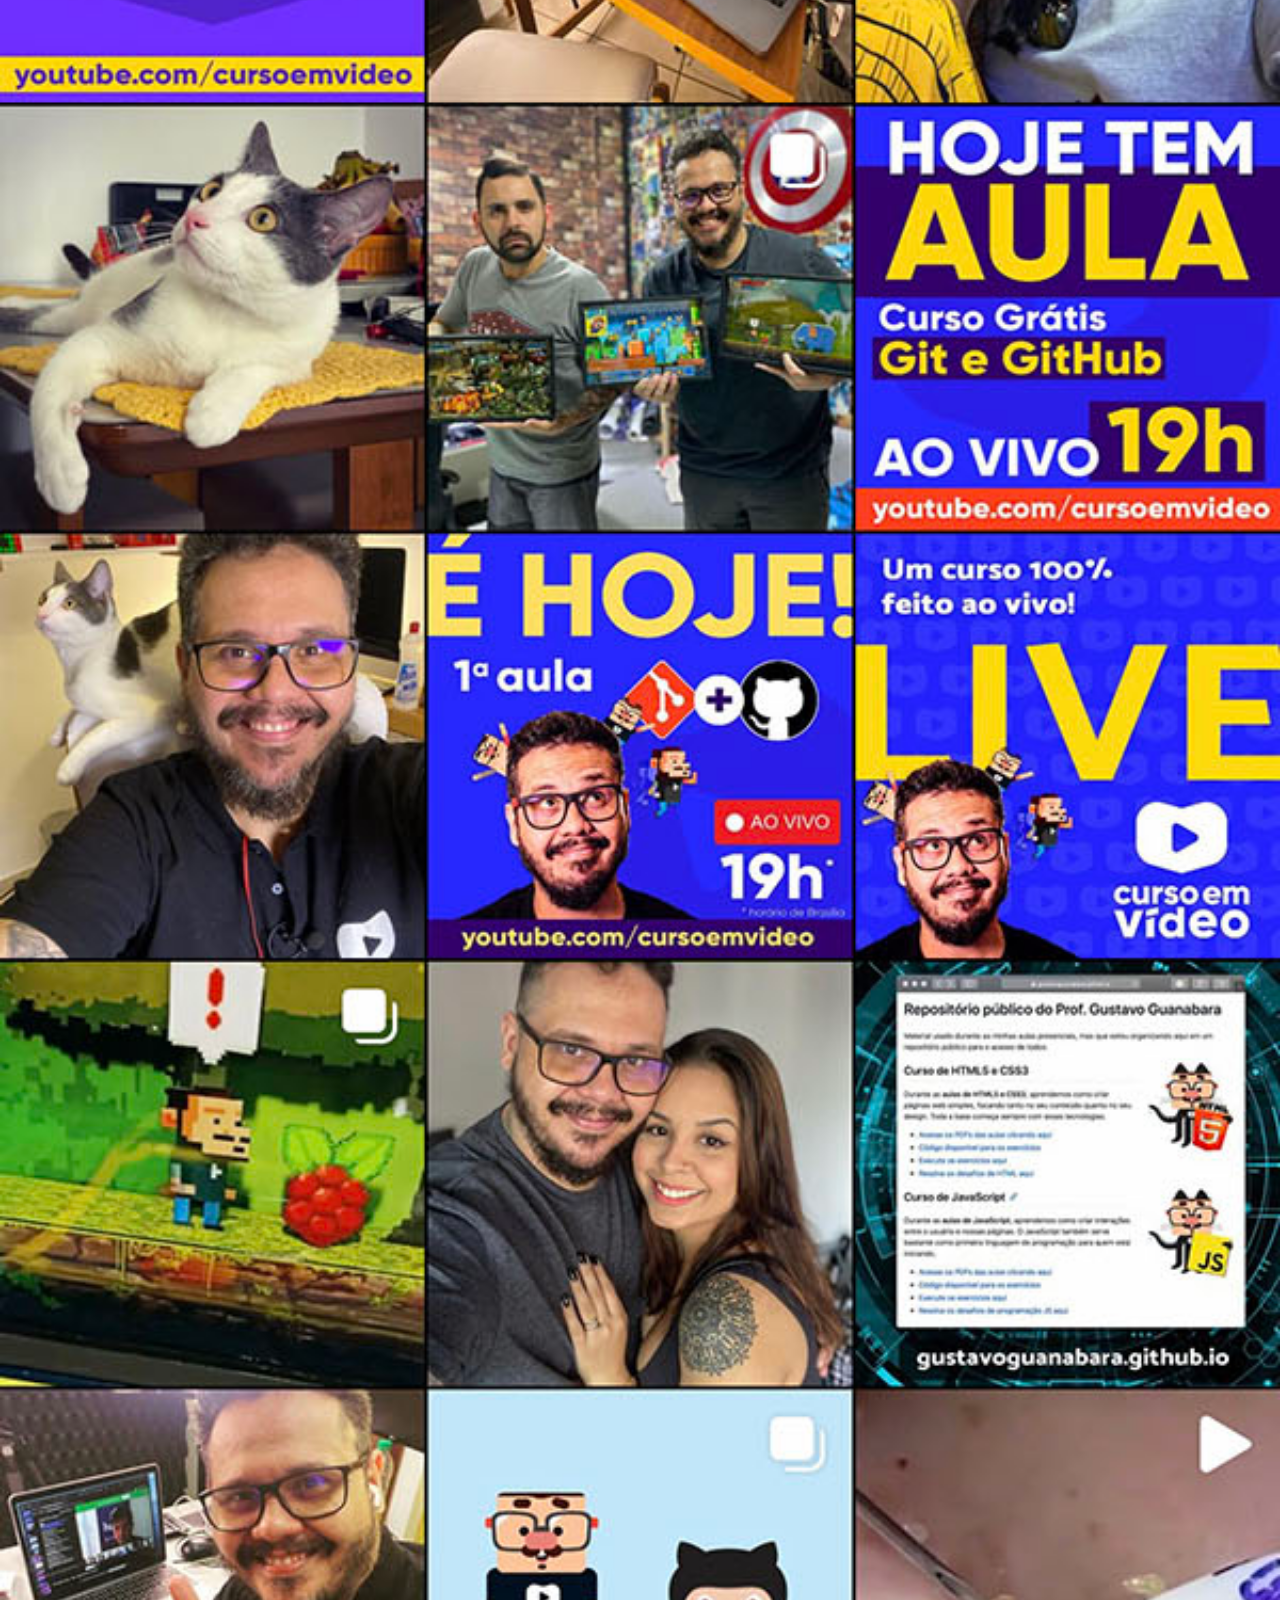
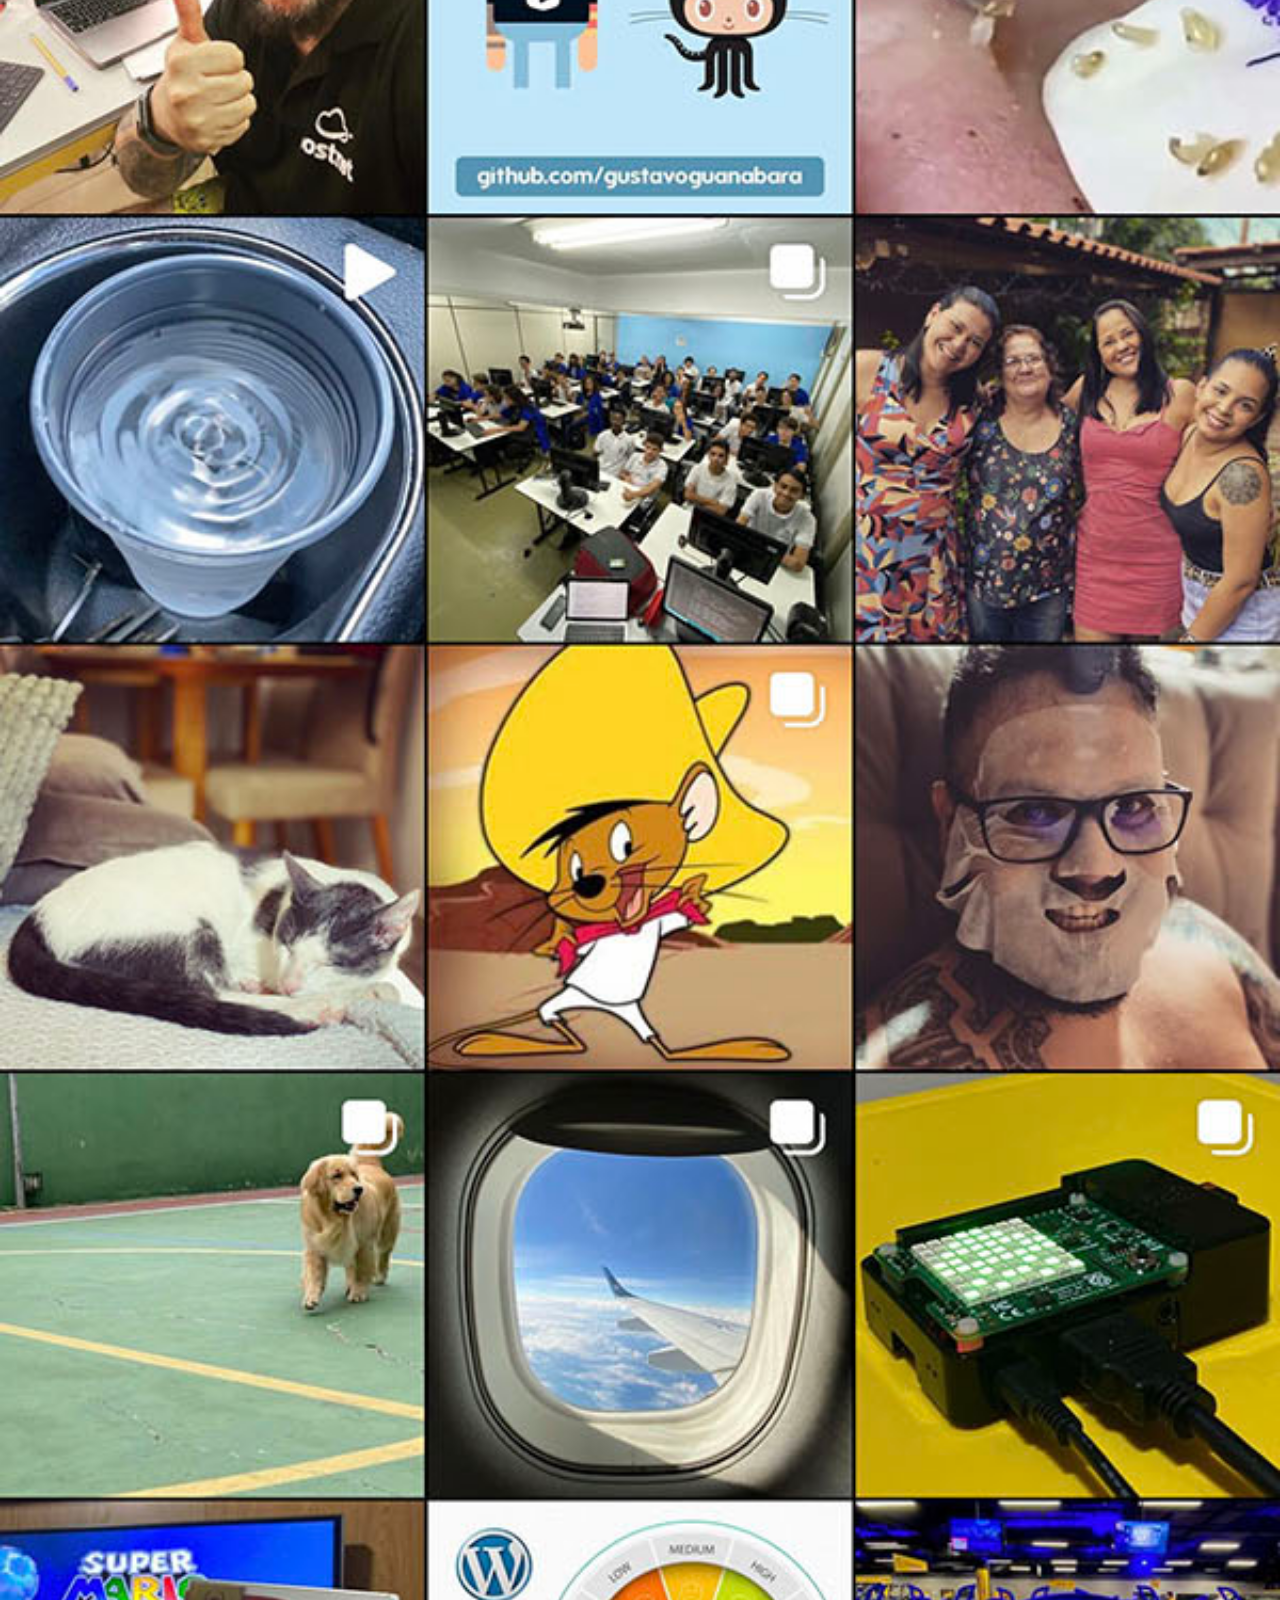
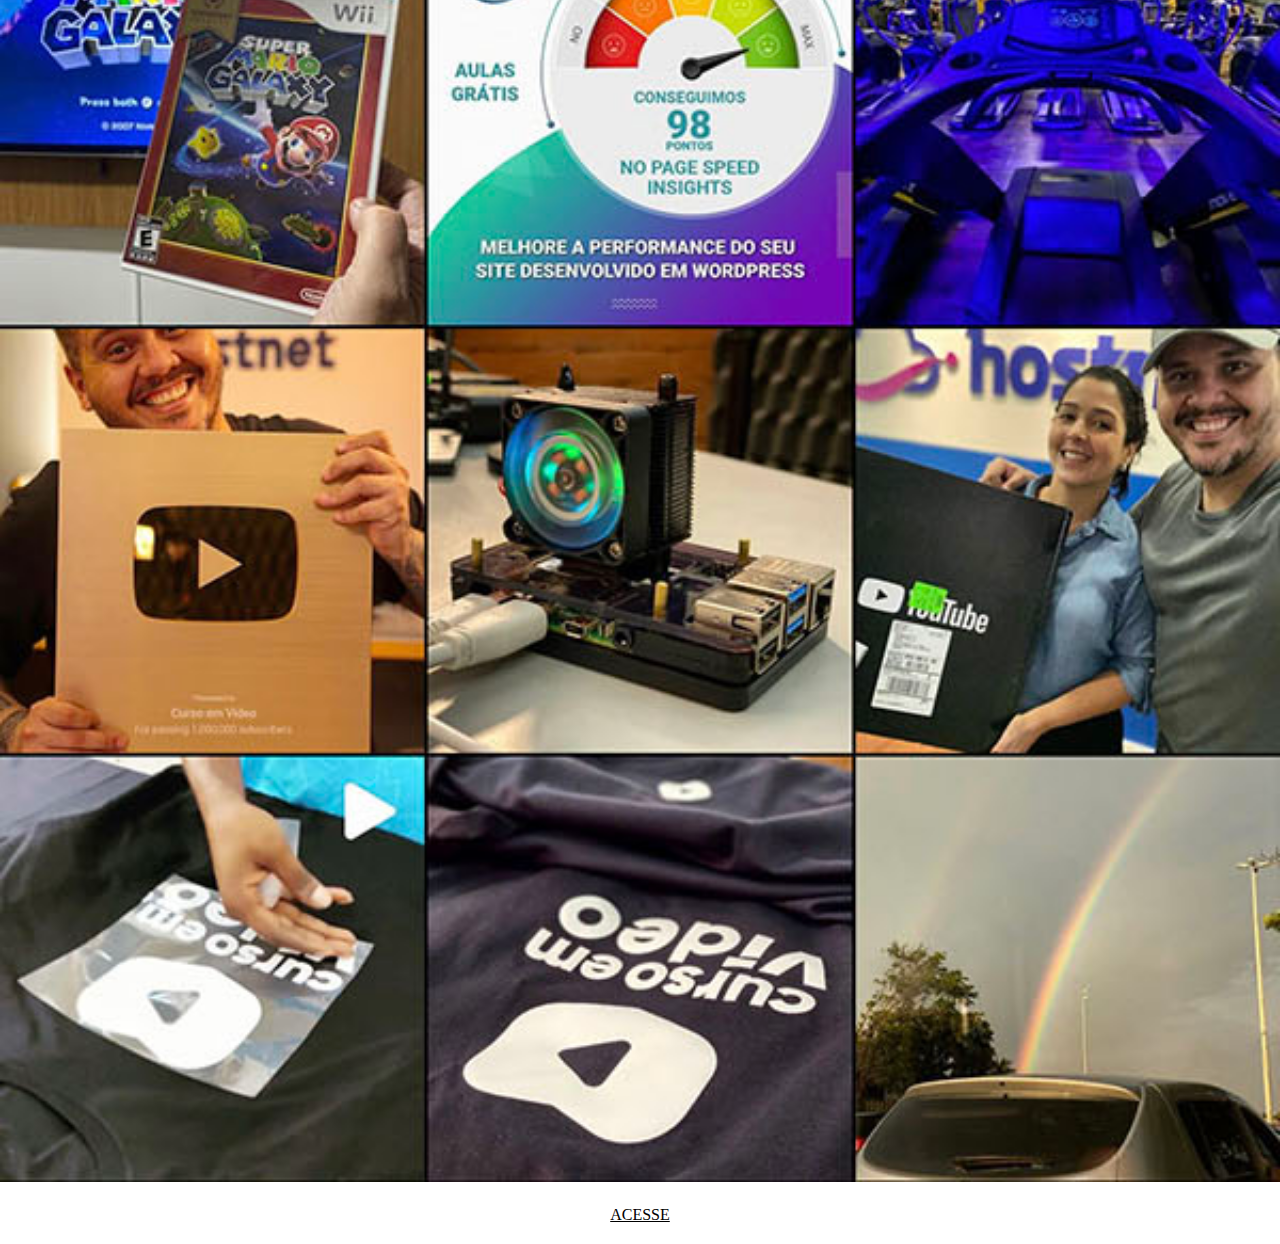
<file: redessociais/instagram.html>
<!DOCTYPE html>
<html lang="pt-br">
<head>
    <meta charset="UTF-8">
    <meta http-equiv="X-UA-Compatible" content="IE=edge">
    <meta name="viewport" content="width=device-width, initial-scale=1.0">
    <title>Instagram</title>
    <style>
        *{
            margin: 0px;
            padding: 0px;
        }
        ::-webkit-scrollbar{
            width: 0px;
            height: 0px;
        }
        img{
            width: 100vw;
        }
        a{
            display: block;
            background-color: white;
            color: black;
            padding: 20px;
            text-align: center;
        }
    </style>
</head>
<body>
     <img src="../imagens/tela-instagram.jpg" alt="">
     <a href="https://www.instagram.com/gustavoguanabara/?hl=en" target="_blank">ACESSE</a>
</body>
</html>
</file>
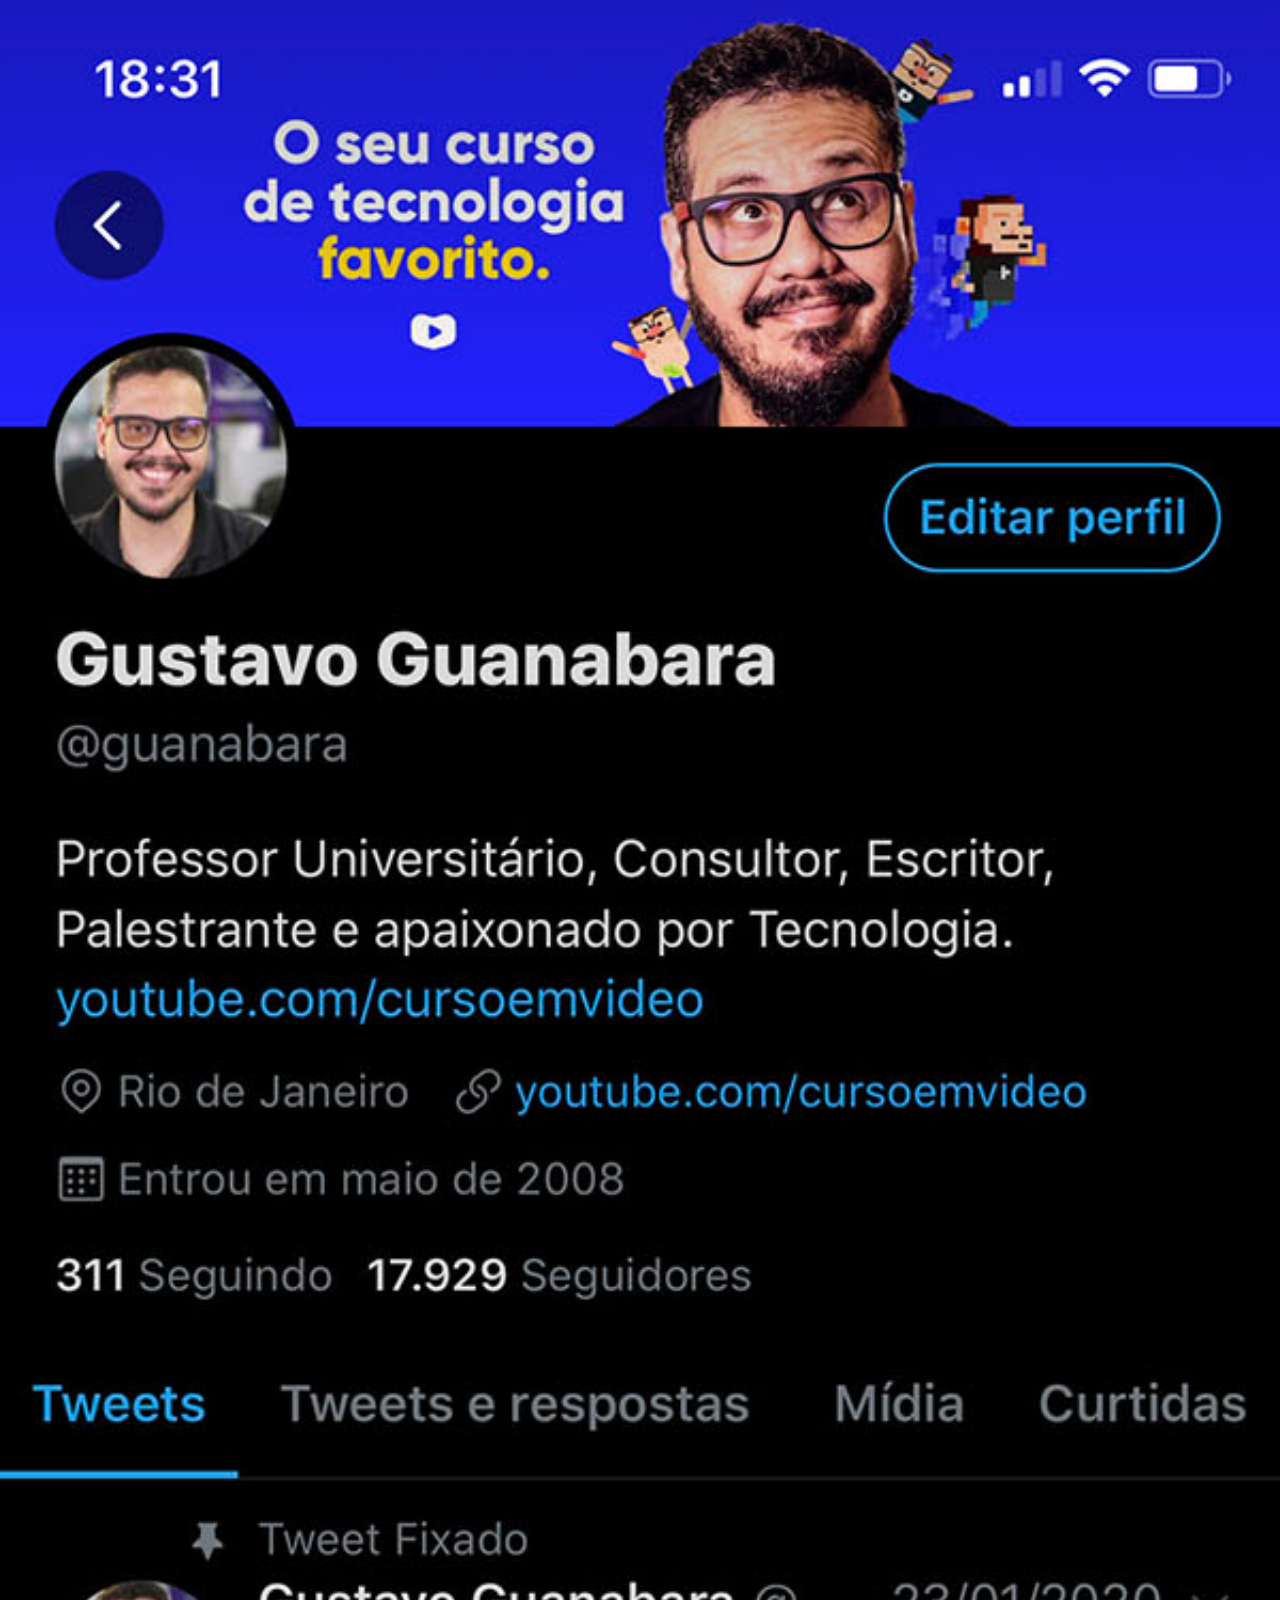
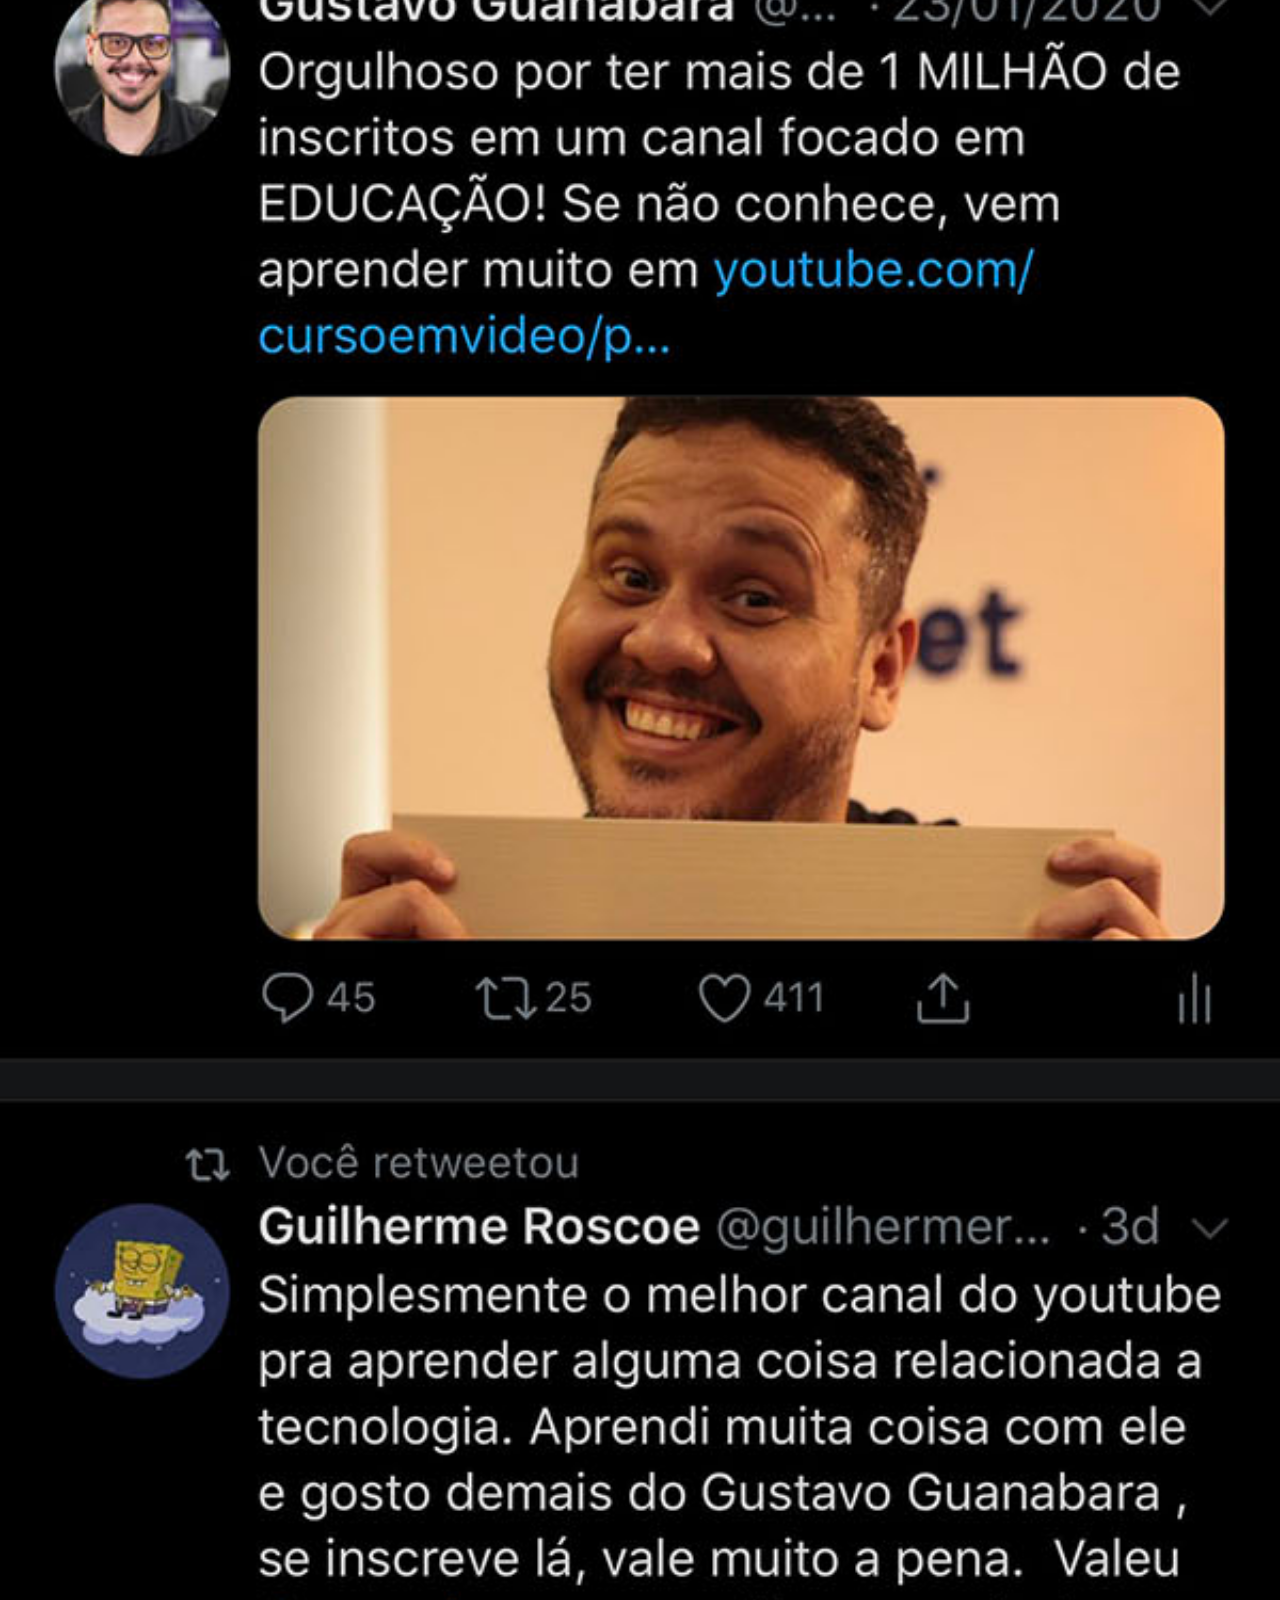
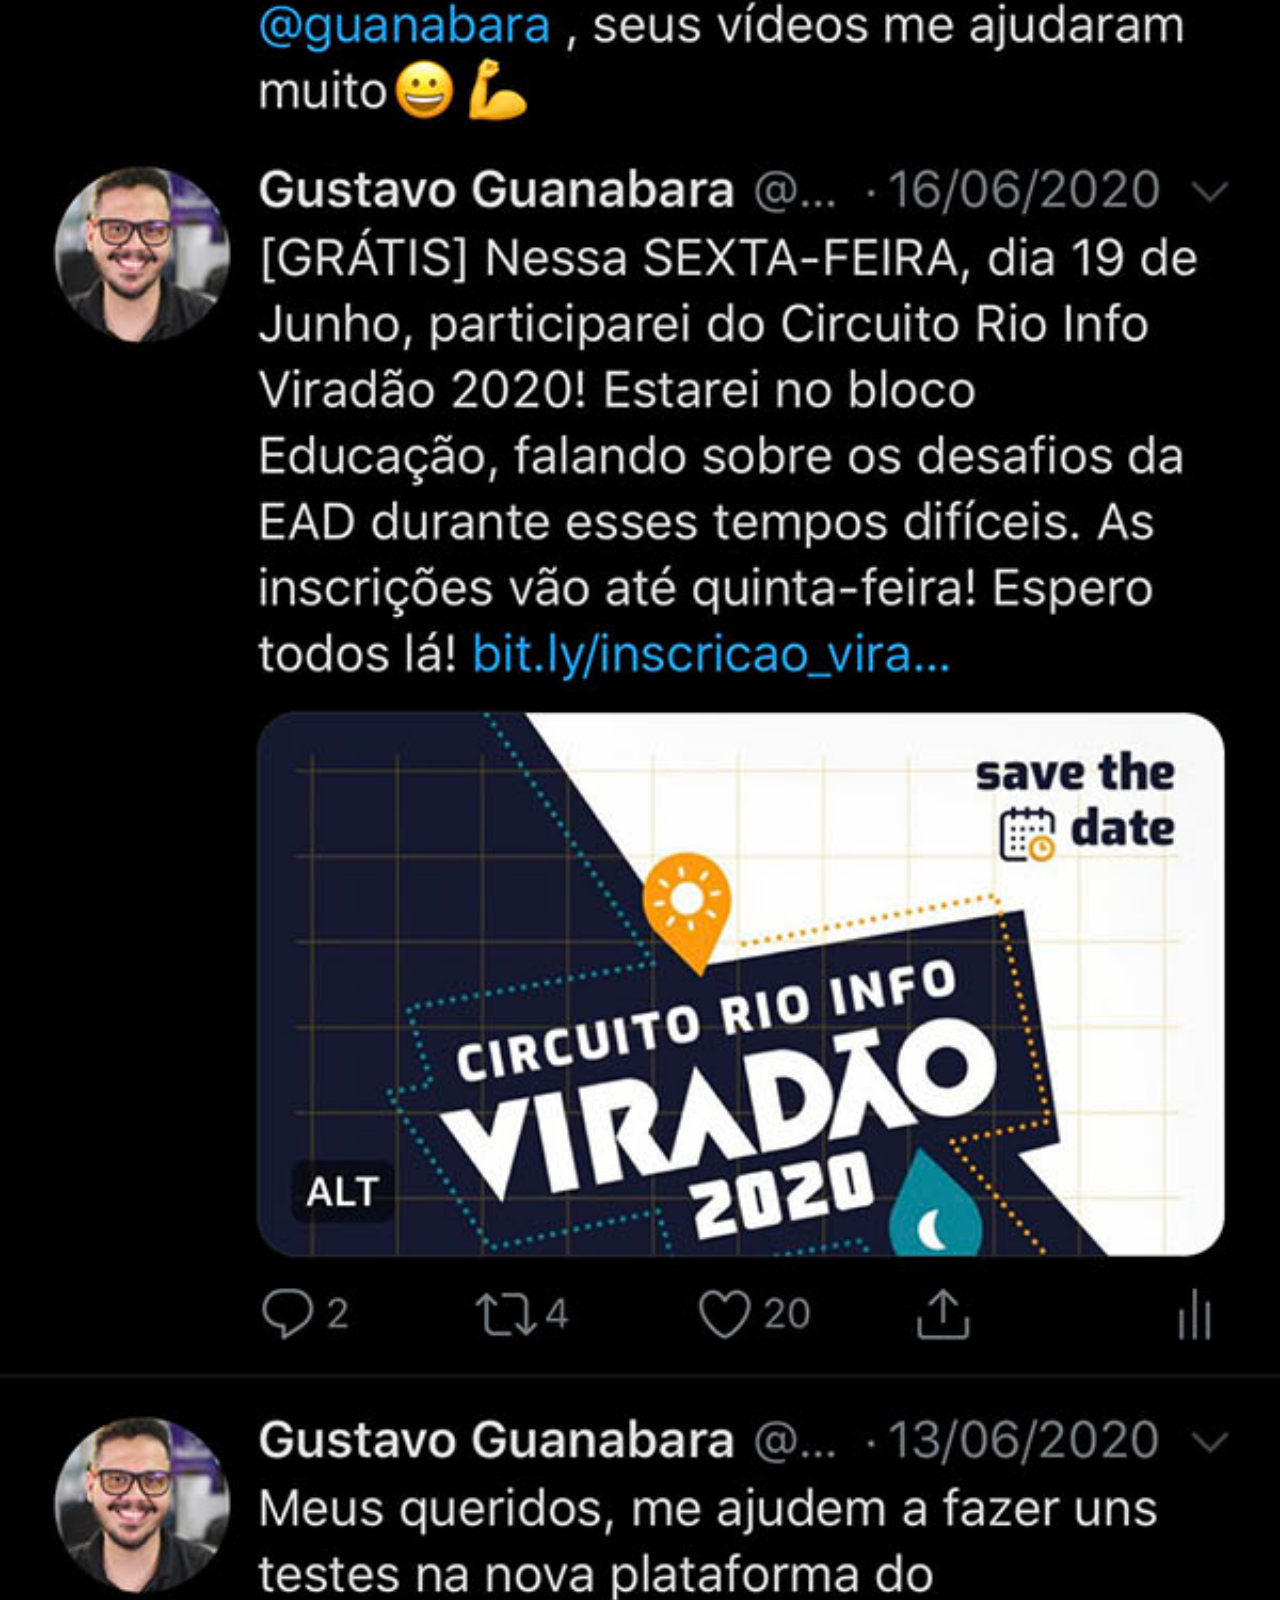
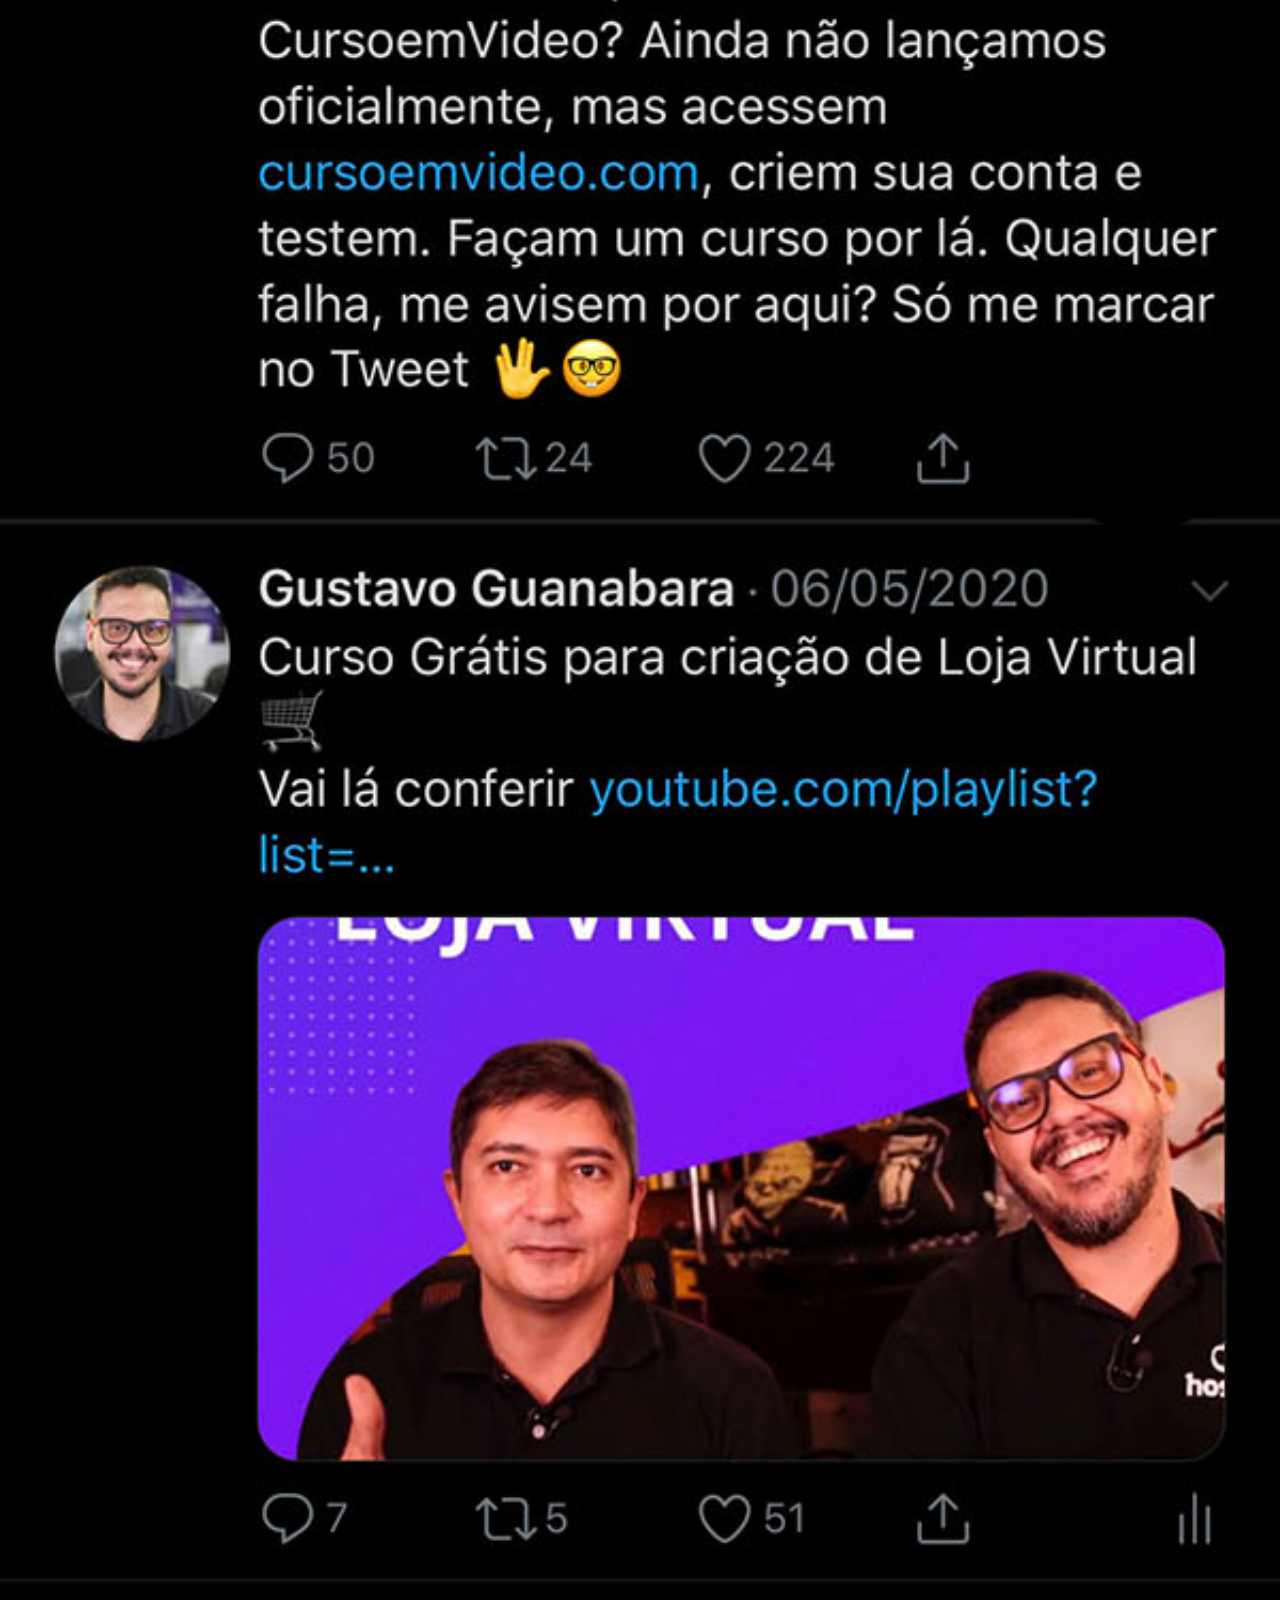
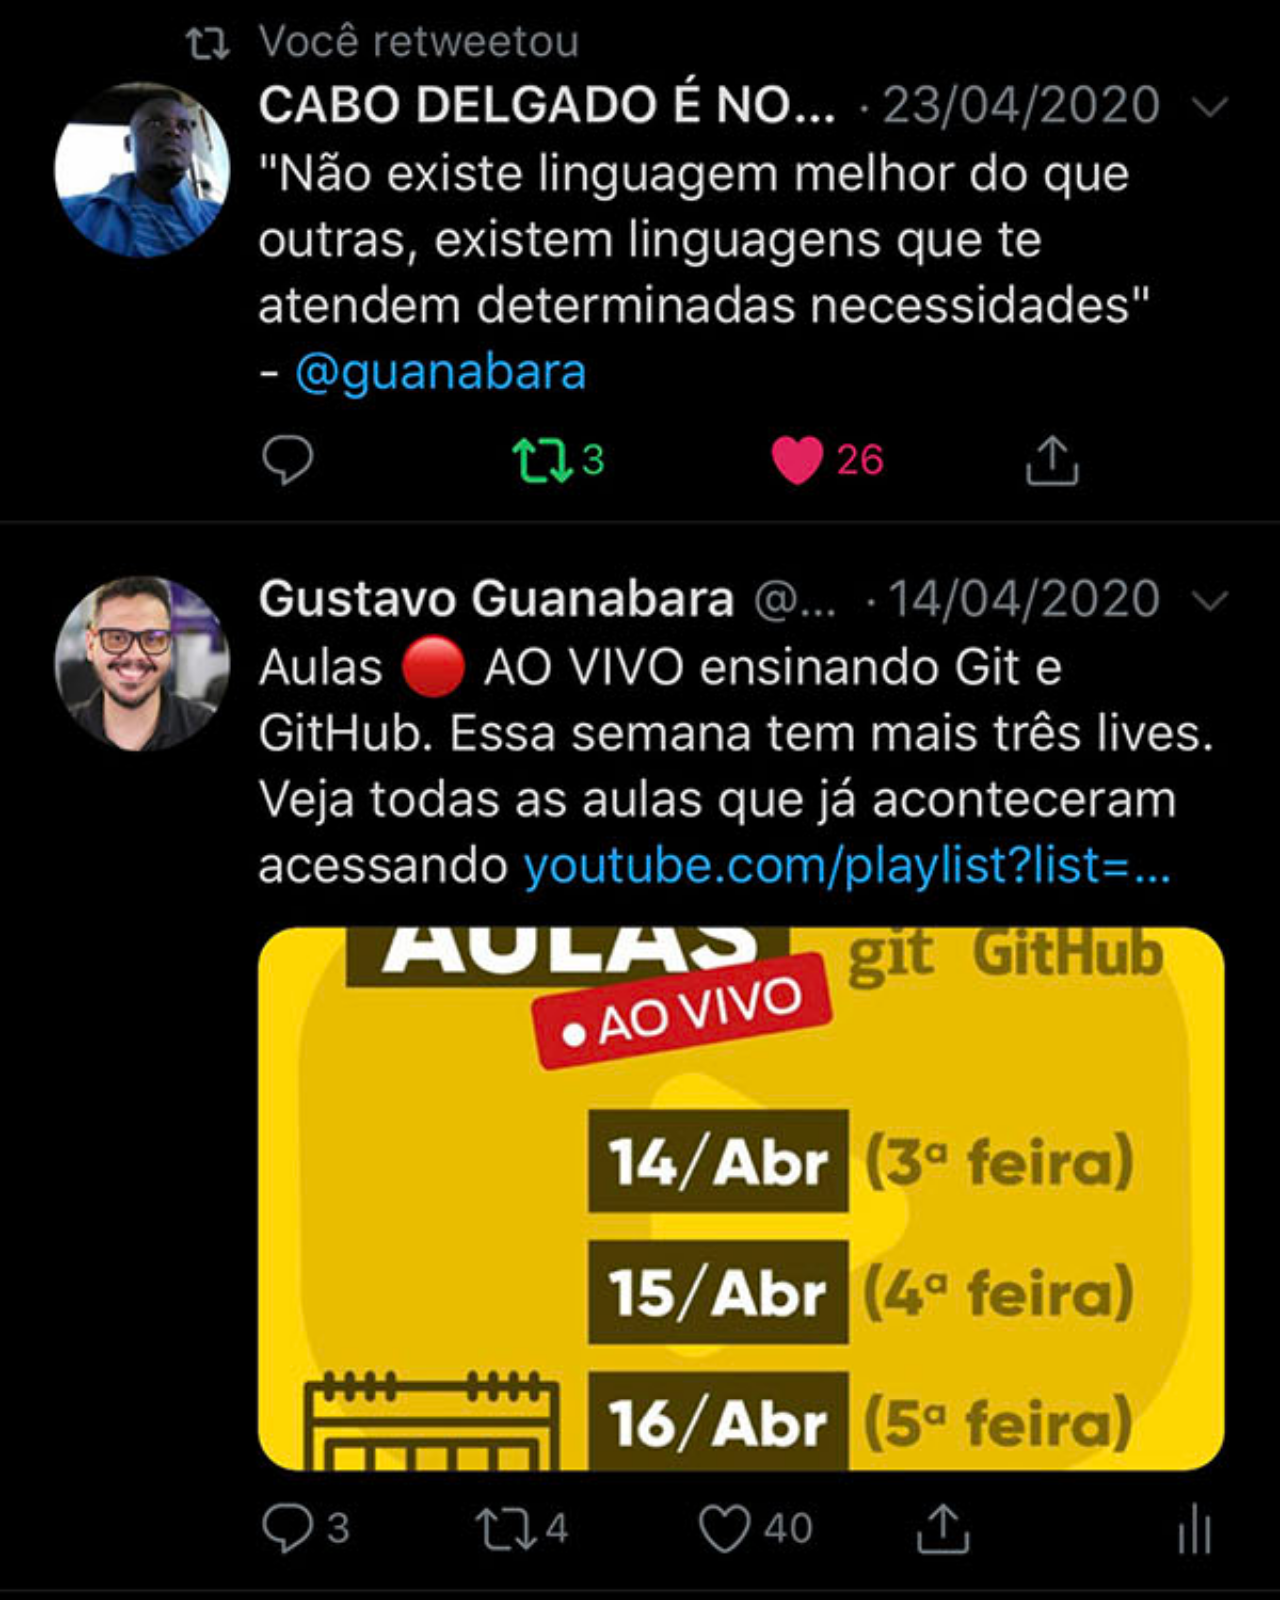
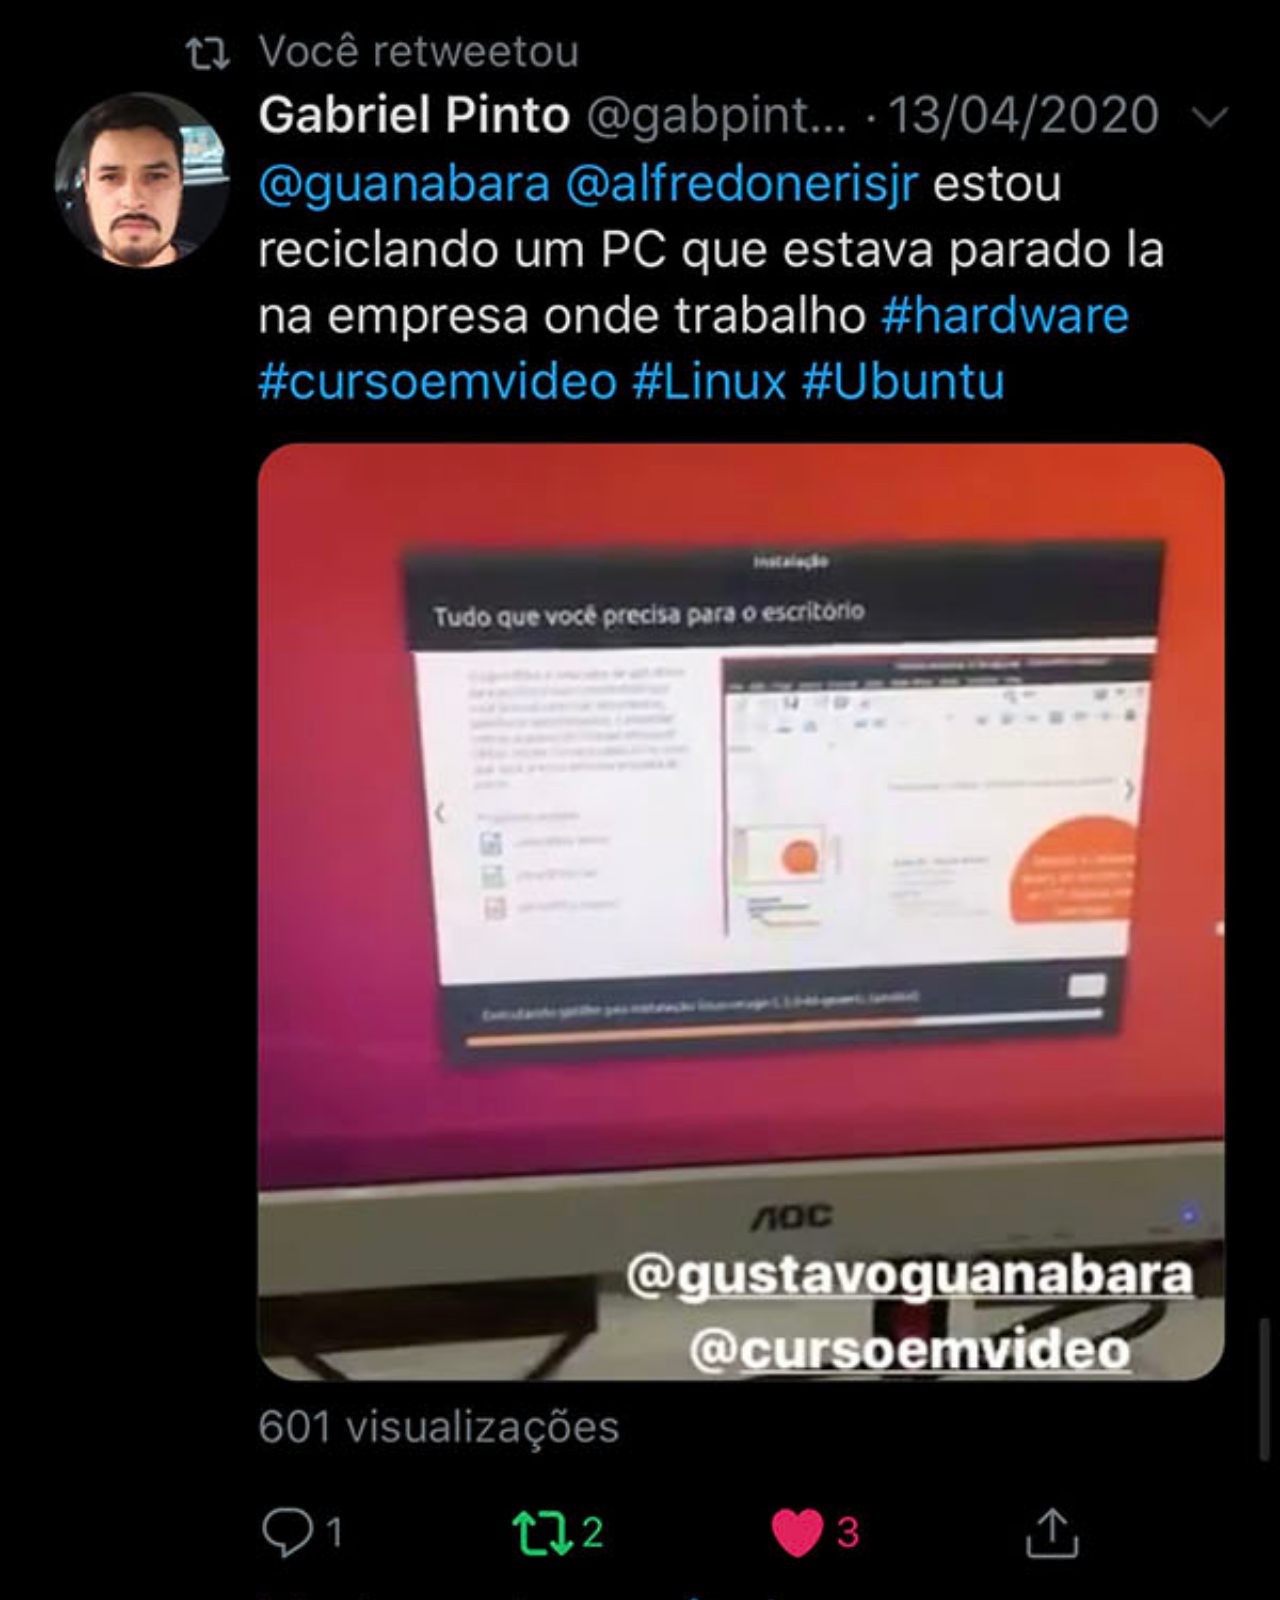
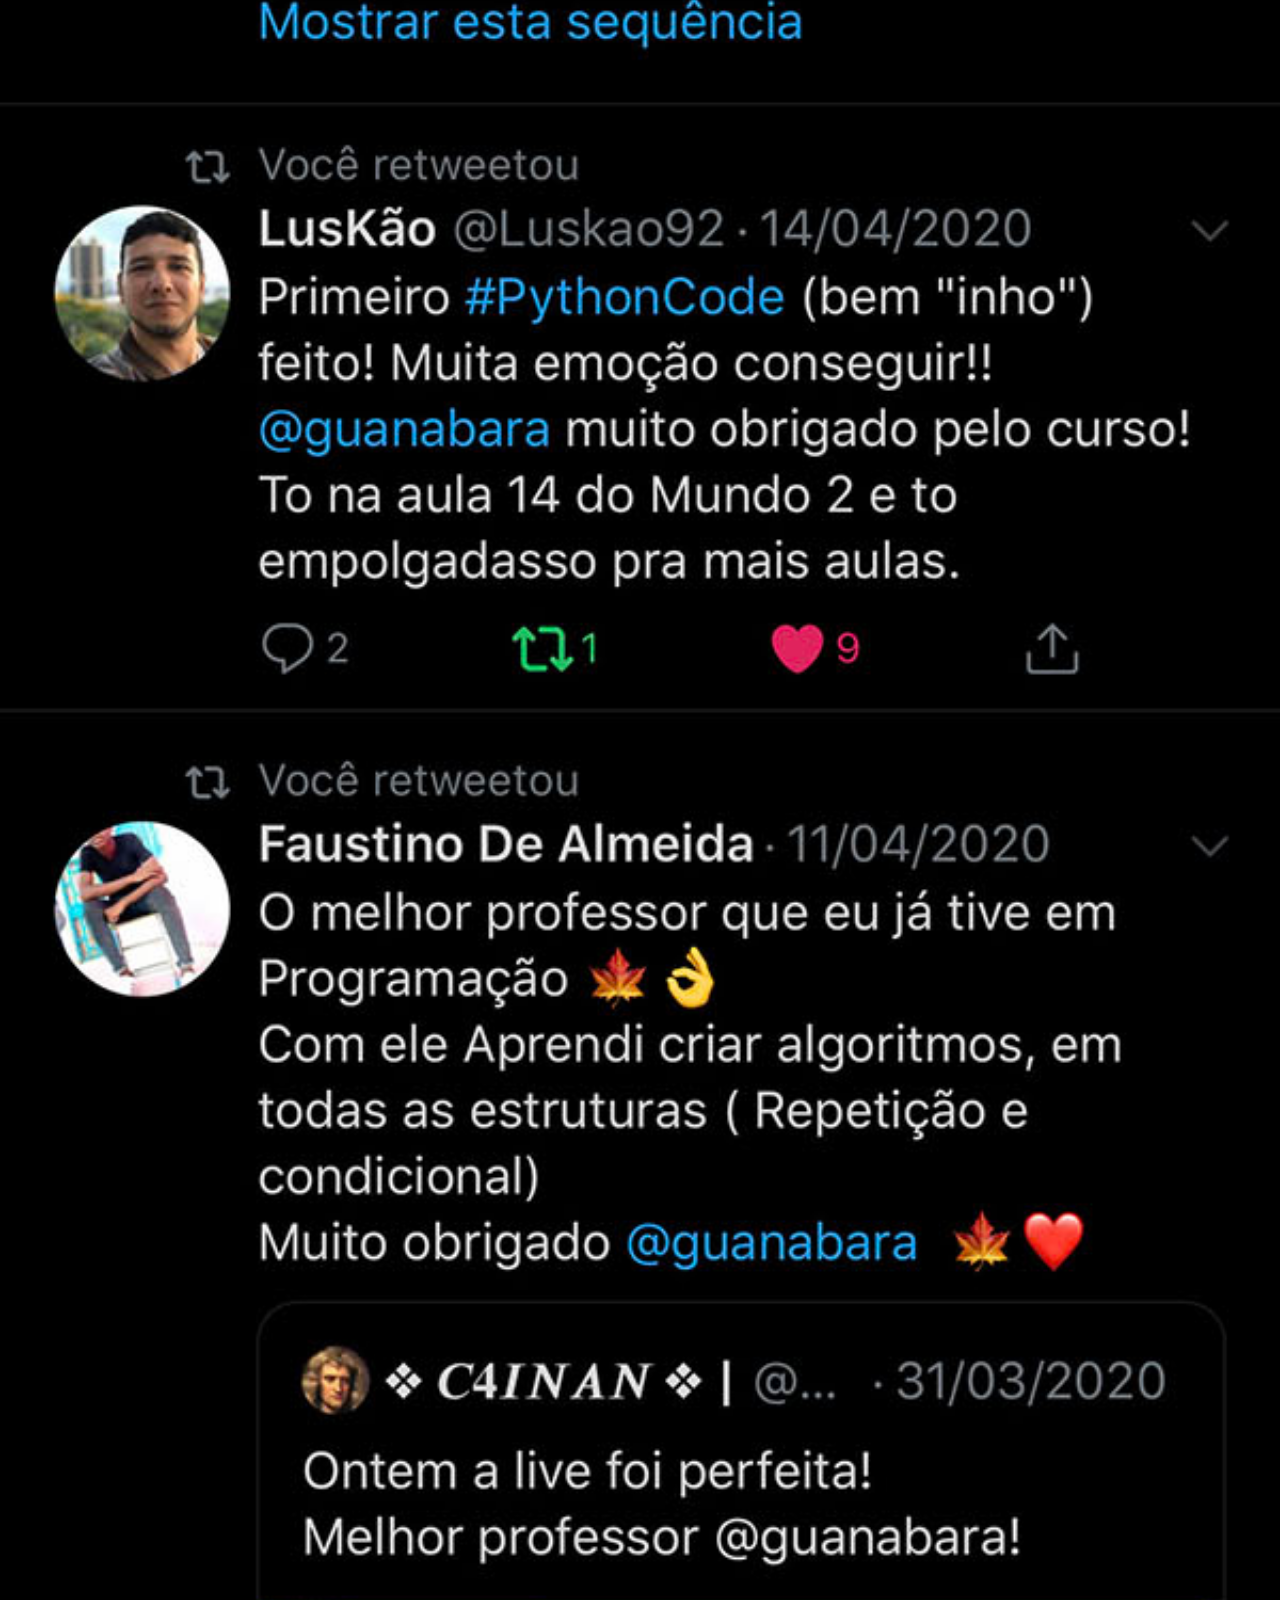
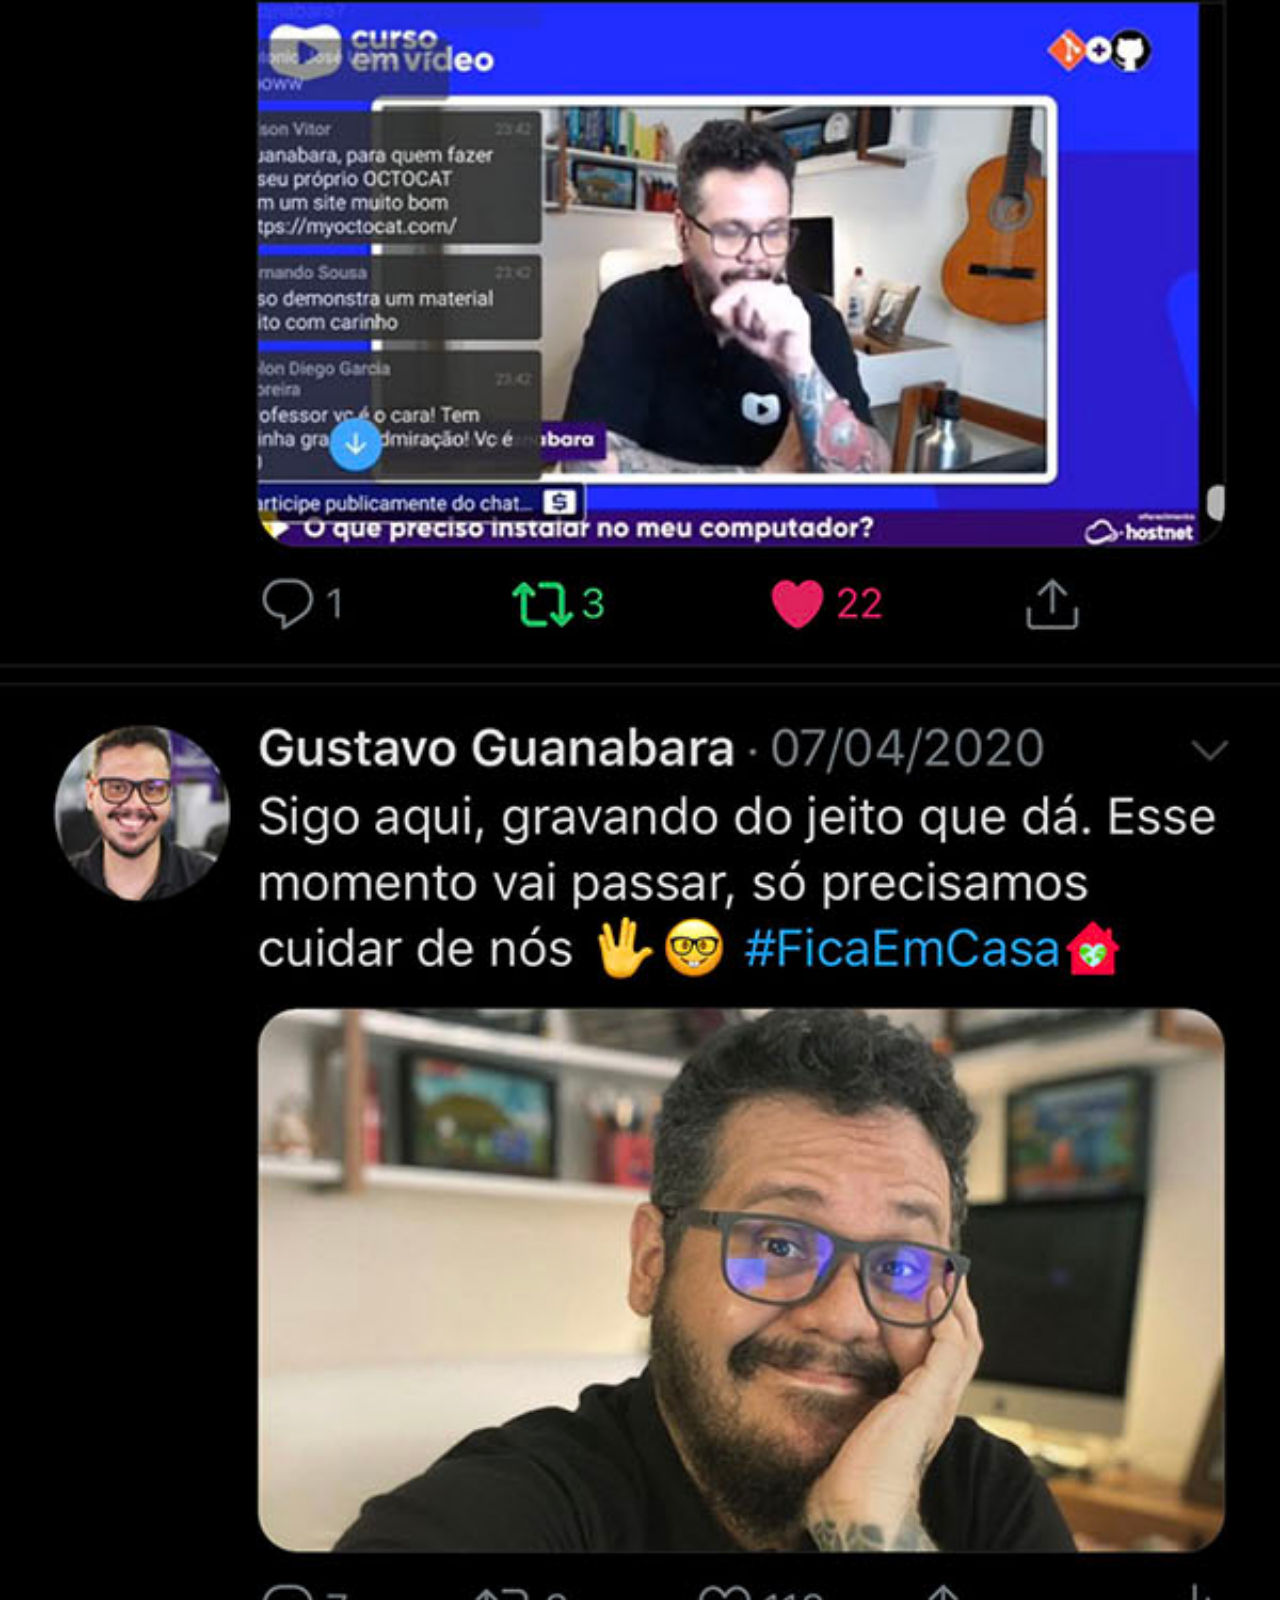
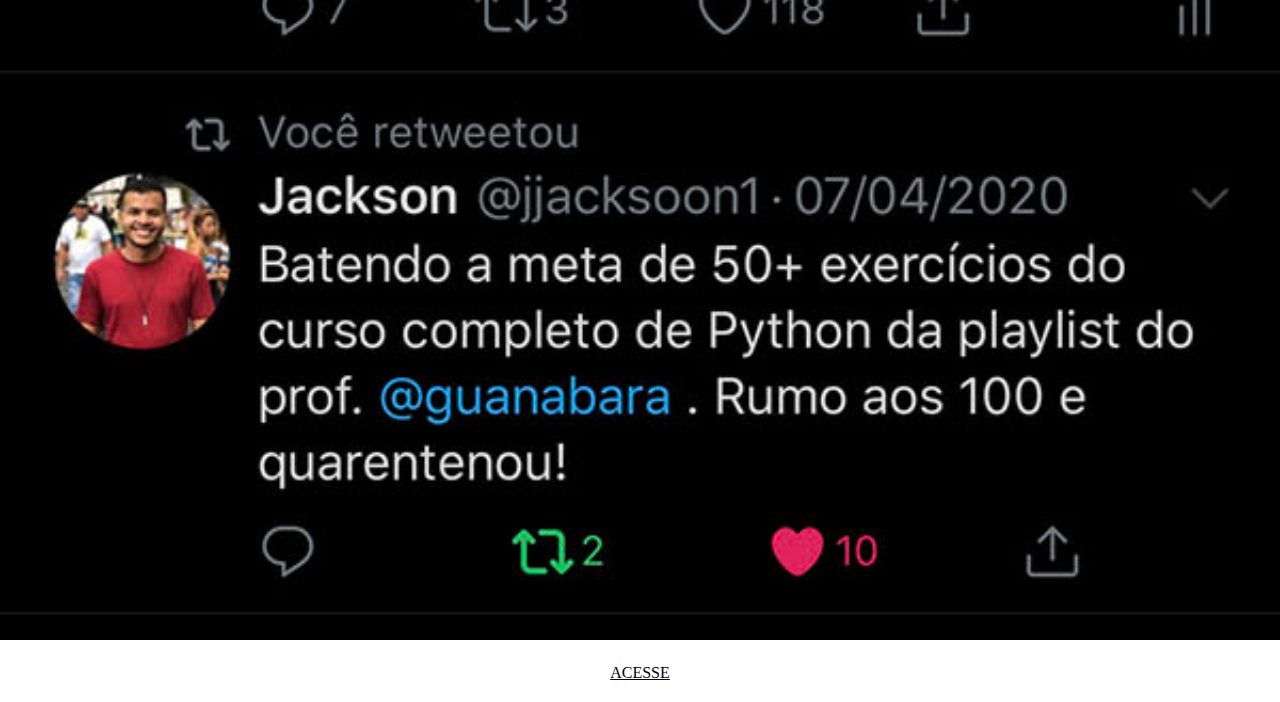
<file: redessociais/twitter.html>
<!DOCTYPE html>
<html lang="pt-br">
<head>
    <meta charset="UTF-8">
    <meta http-equiv="X-UA-Compatible" content="IE=edge">
    <meta name="viewport" content="width=device-width, initial-scale=1.0">
    <title>Instagram</title>
    <style>
        *{
            margin: 0px;
            padding: 0px;
        }
        ::-webkit-scrollbar{
            width: 0px;
            height: 0px;
        }
        img{
            width: 100vw;
        }
        a{
            display: block;
            background-color: white;
            color: black;
            padding: 20px;
            text-align: center;
        }
    </style>
</head>
<body>
     <img src="../imagens/tela-twitter.jpg" alt="">
     <a href="https://twitter.com/guanabara" target="_blank">ACESSE</a>
</body>
</html>
</file>
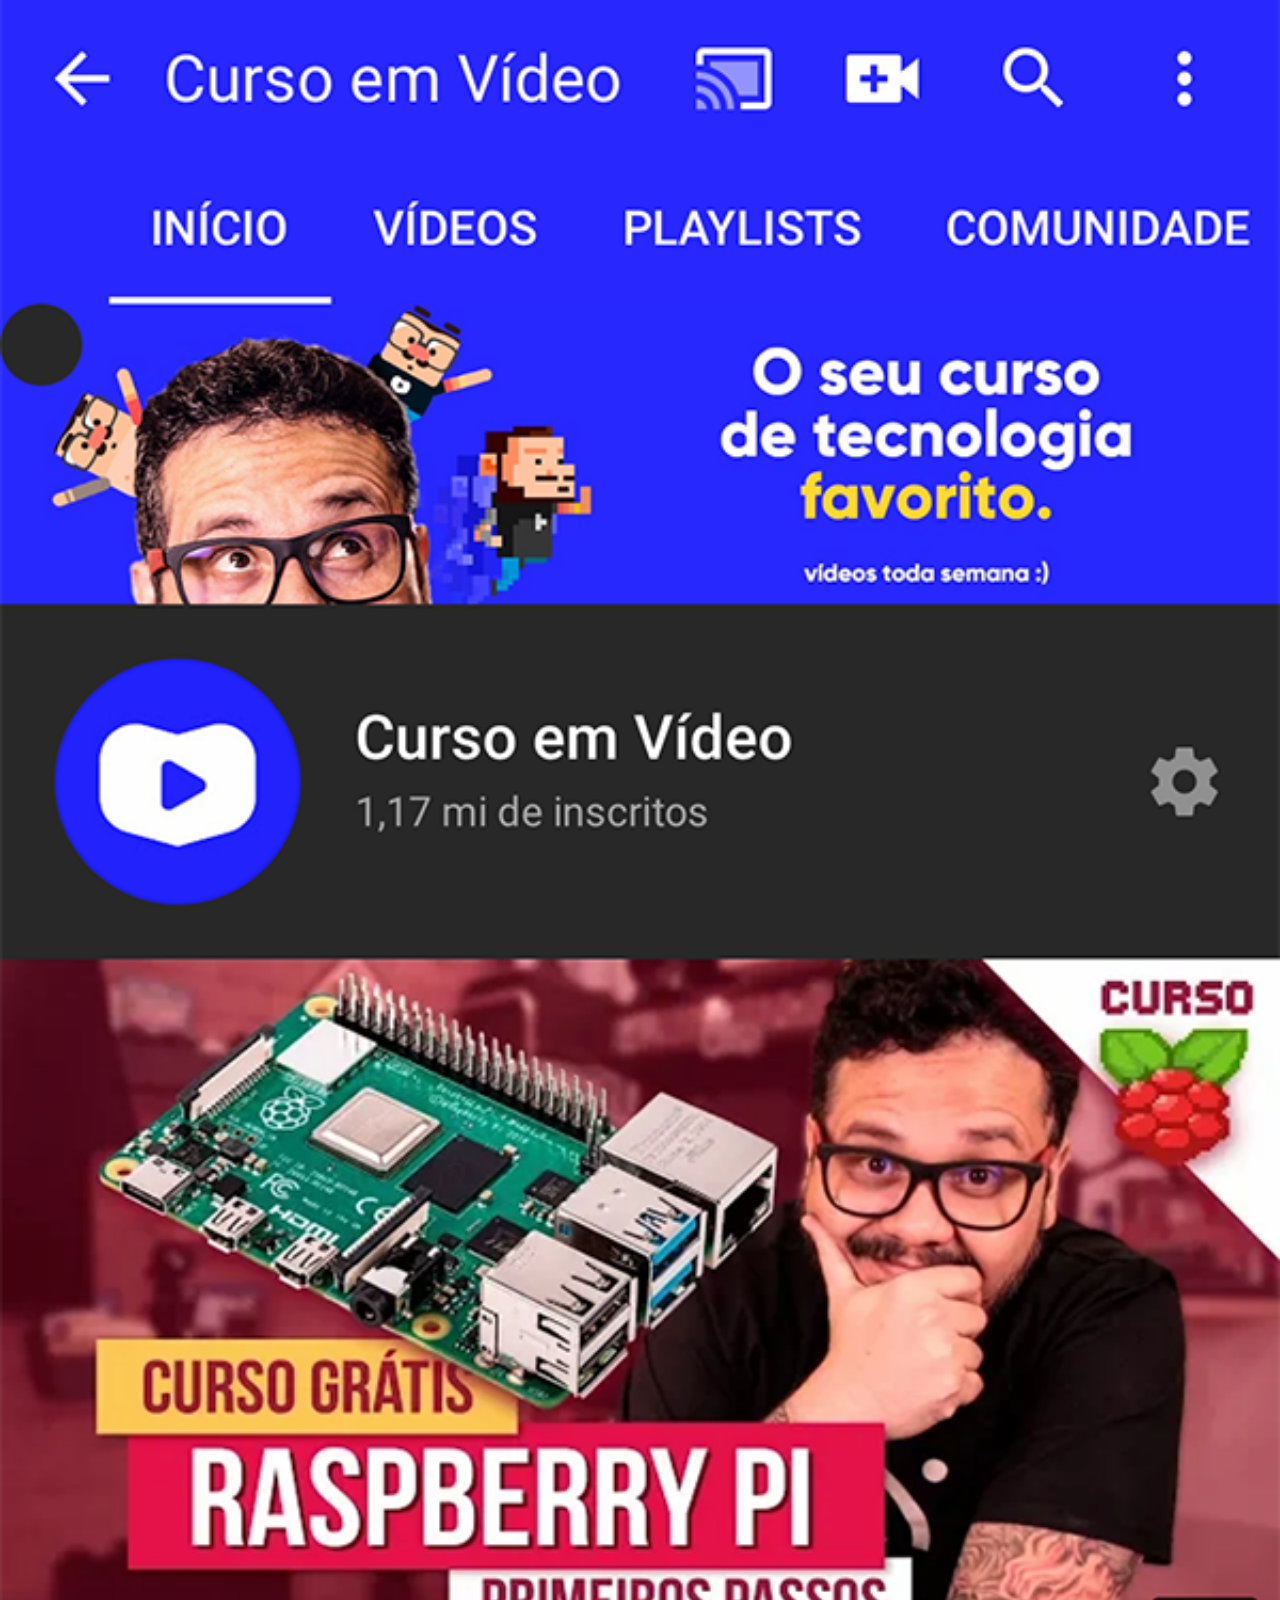
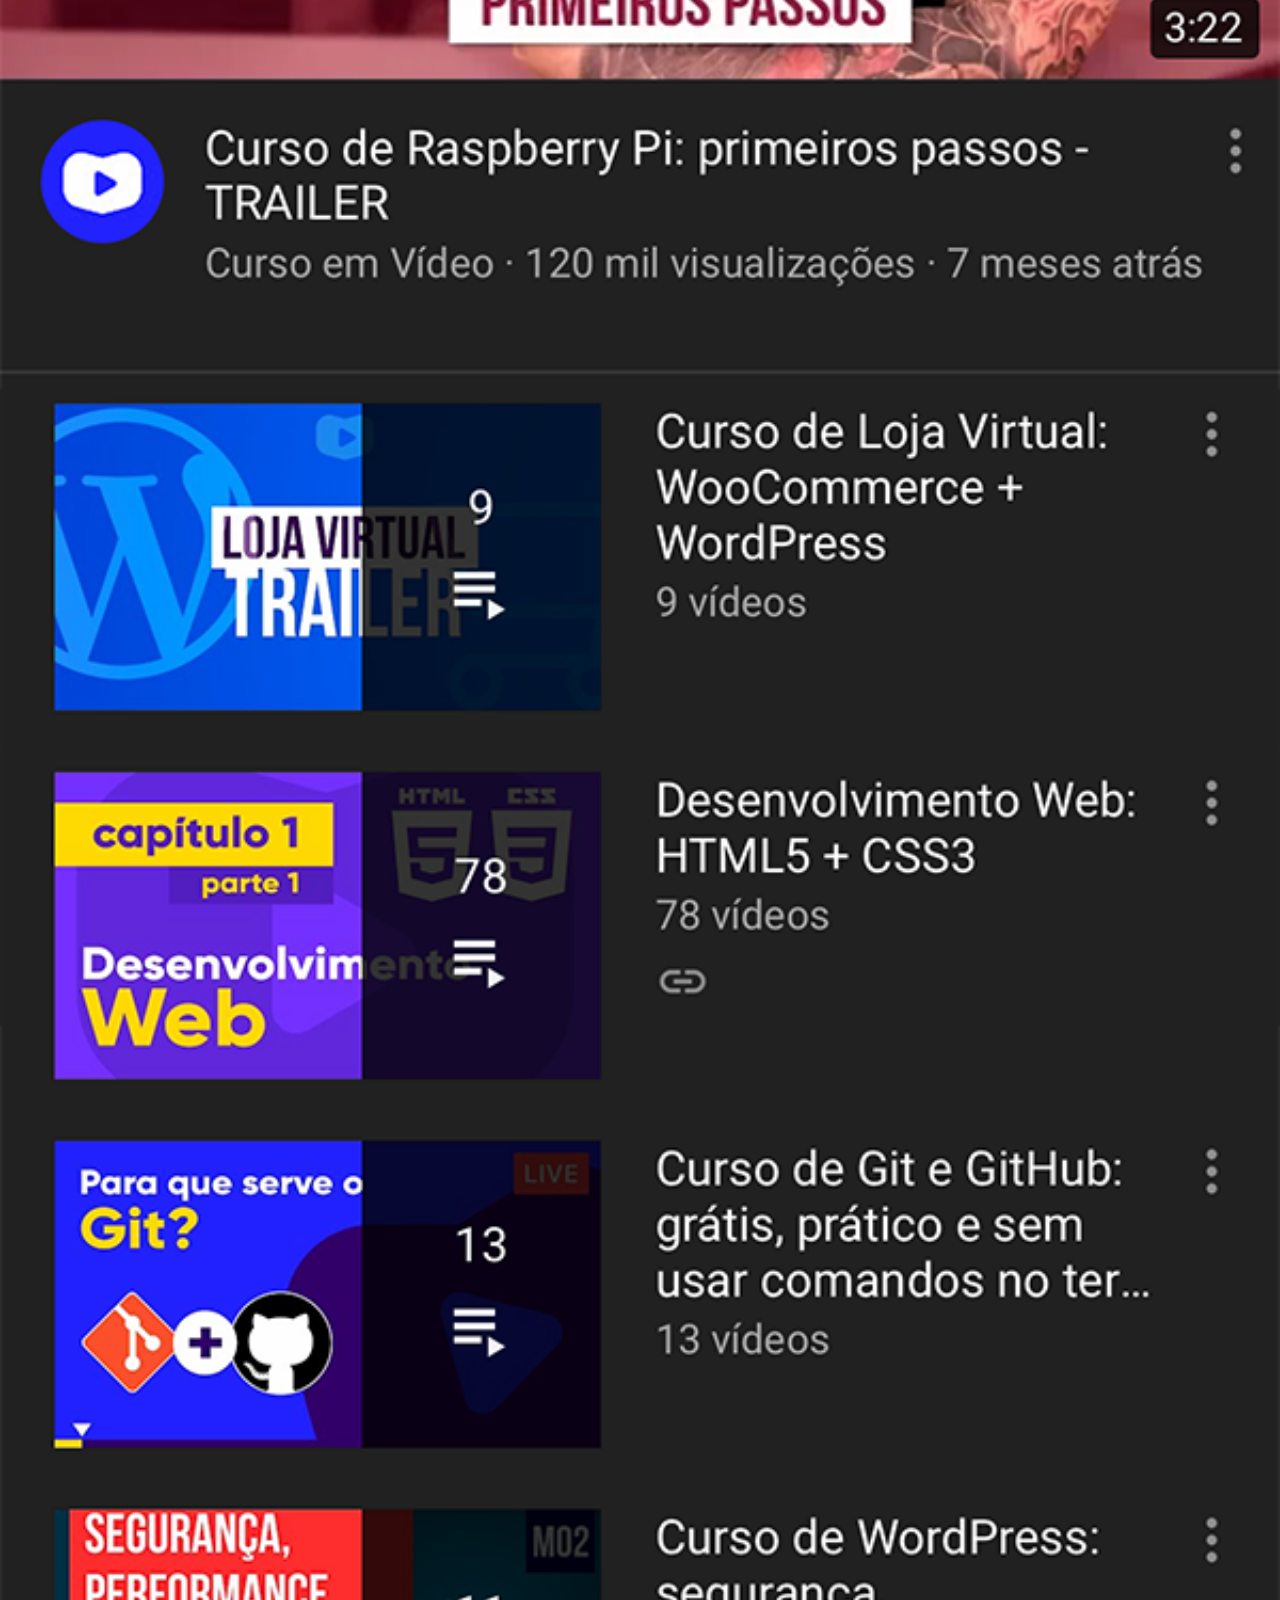
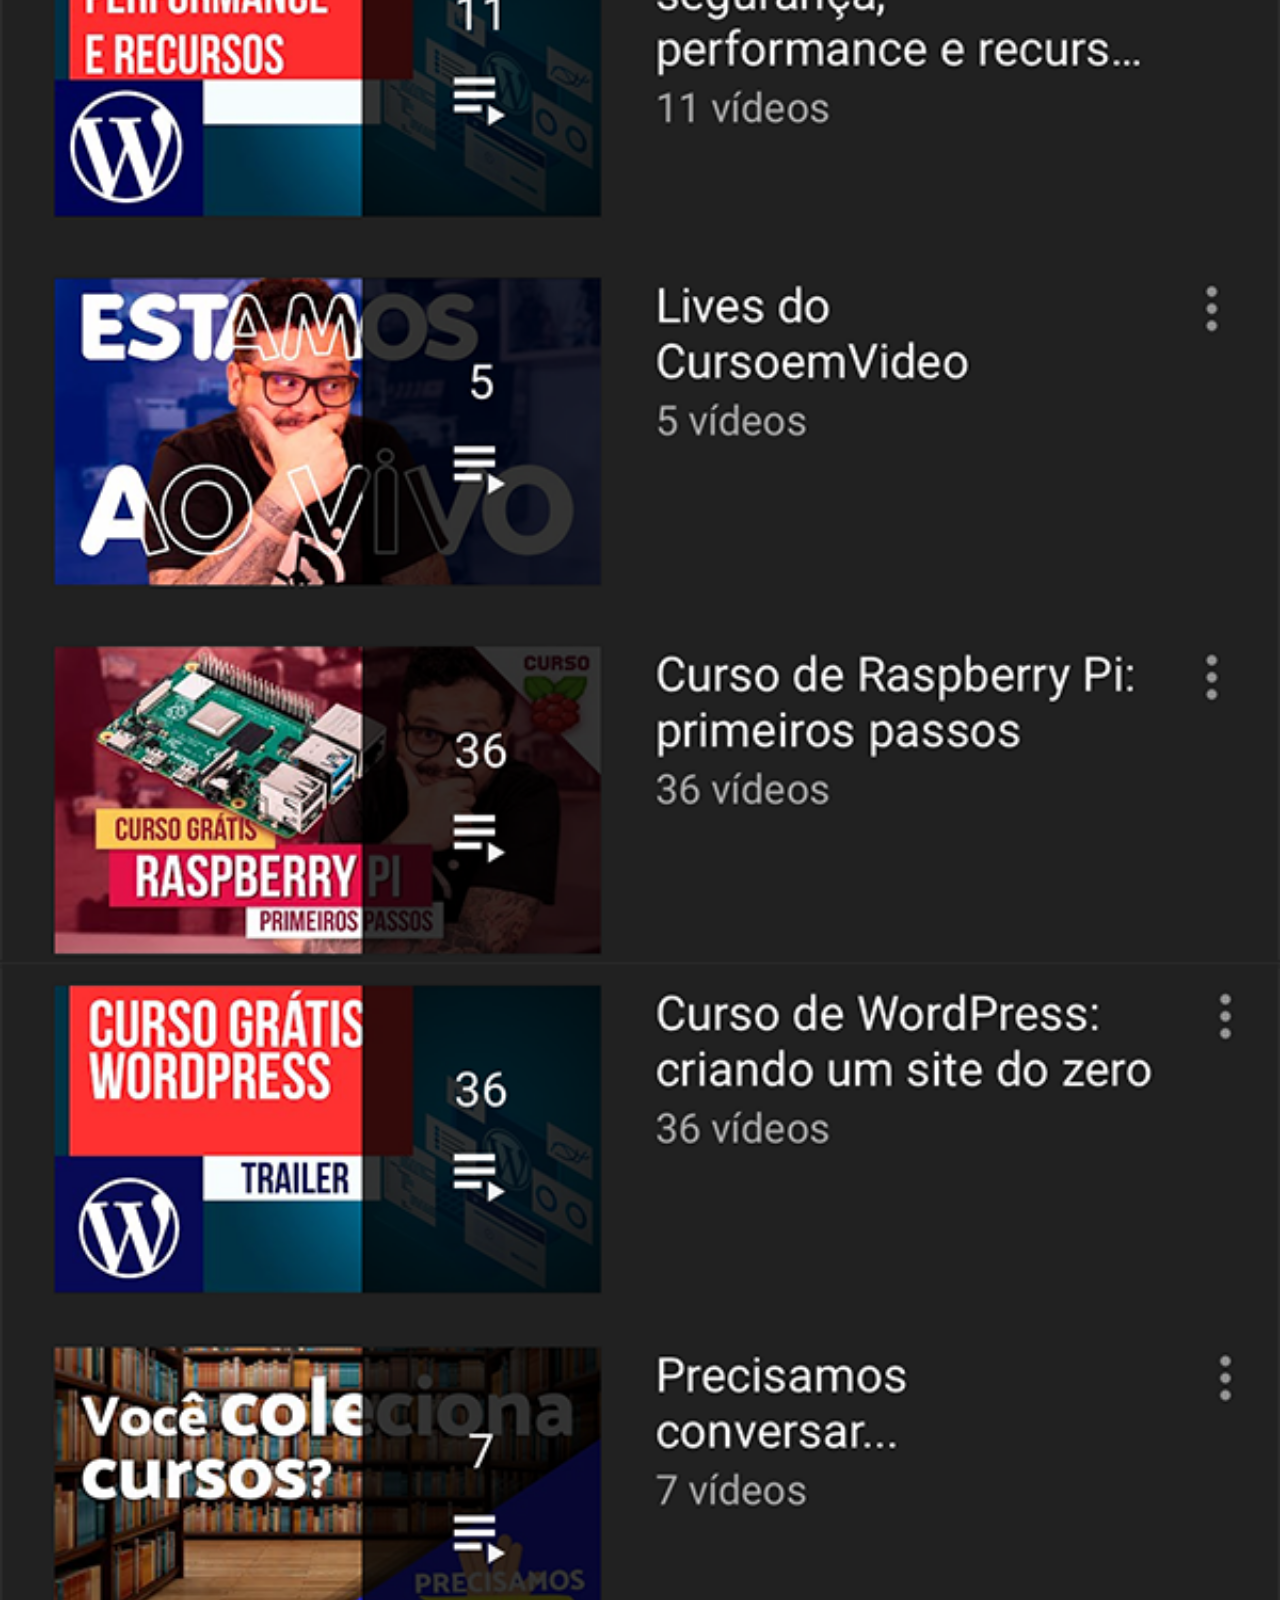
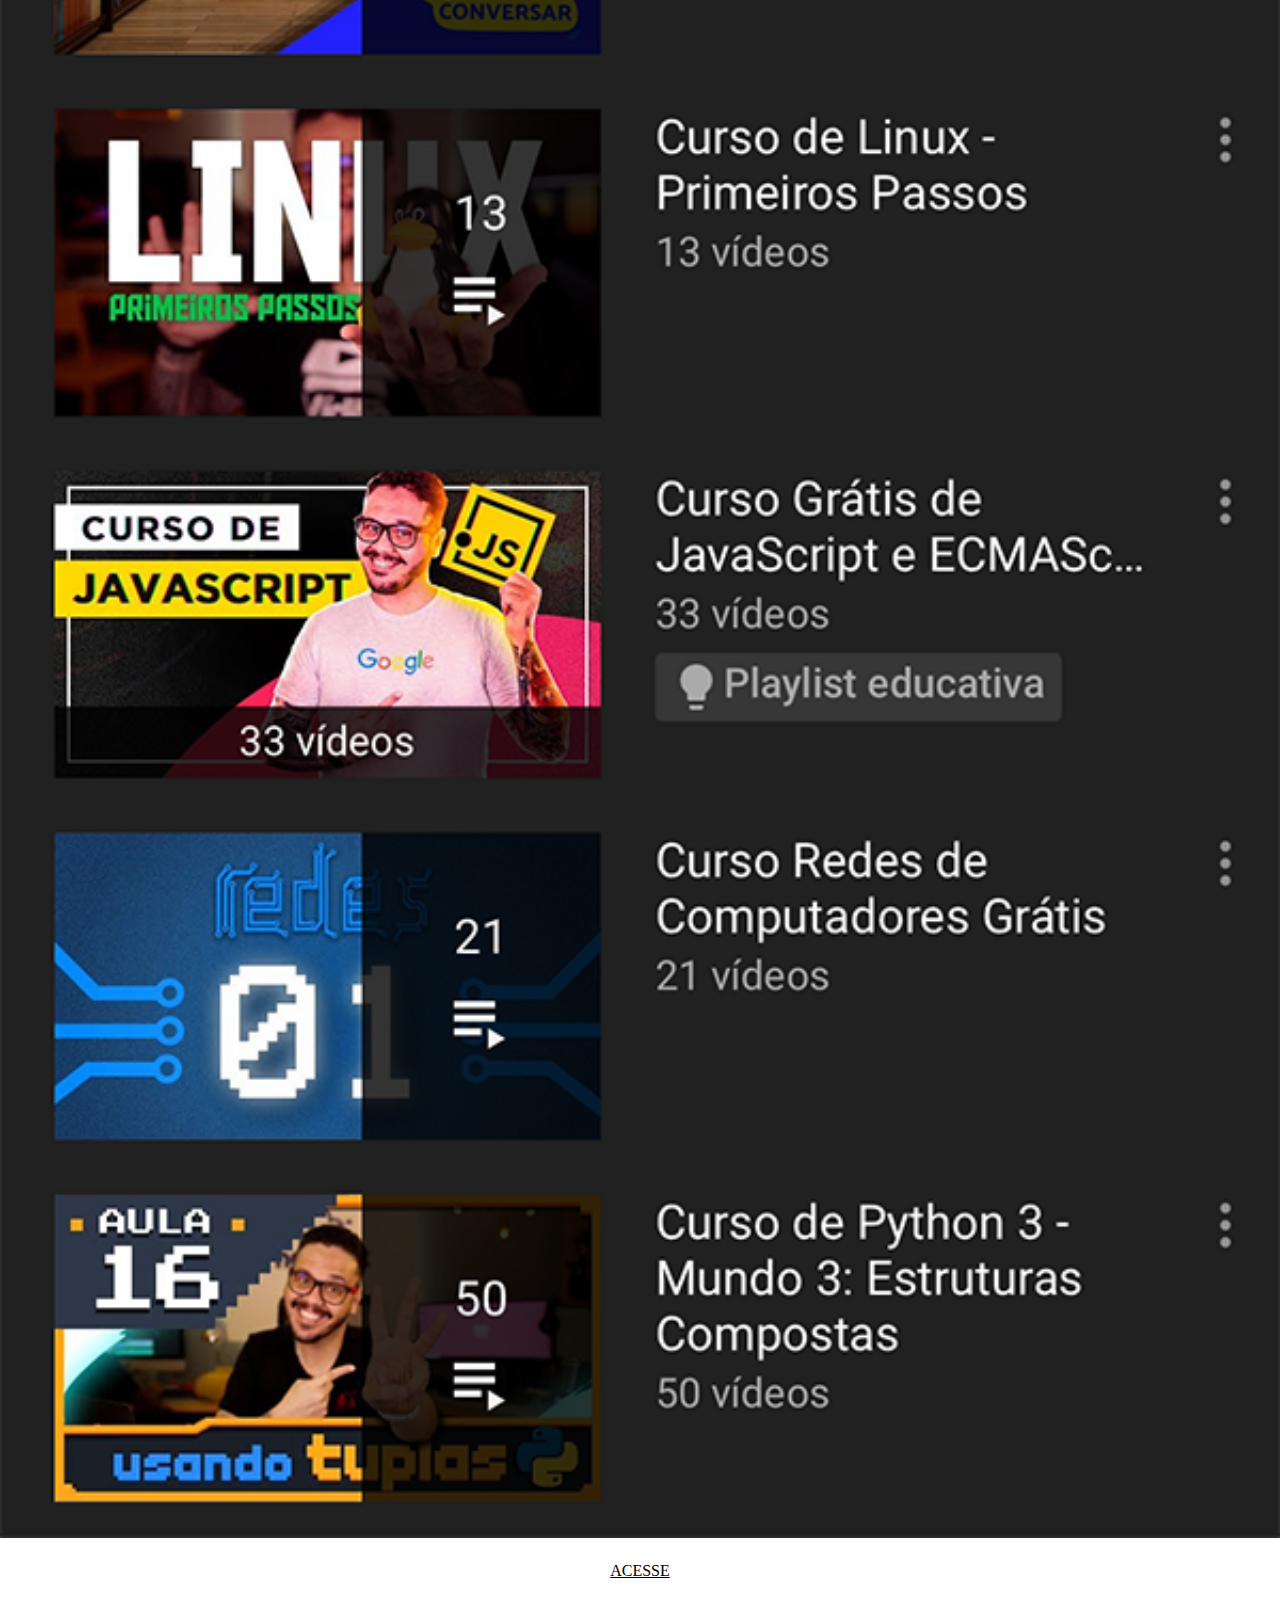
<file: redessociais/youtube.html>
<!DOCTYPE html>
<html lang="pt-br">
<head>
    <meta charset="UTF-8">
    <meta http-equiv="X-UA-Compatible" content="IE=edge">
    <meta name="viewport" content="width=device-width, initial-scale=1.0">
    <title>Youtube</title>
    <style>
        *{
            margin: 0px;
            padding: 0px;
        }
        ::-webkit-scrollbar{
            width: 0px;
            height: 0px;
        }
        img{
            width: 100vw;
        }
        a{
            display: block;
            background-color: white;
            color: black;
            padding: 20px;
            text-align: center;
        }
    </style>
</head>
<body>
     <img src="../imagens/tela-youtube.png" alt="">
     <a href="https://www.youtube.com/@CursoemVideo" target="_blank">ACESSE</a>
</body>
</html>
</file>
<file: estilos/style.css>
@charset "UTF-8";

* {
    margin: 0px;
    padding: 0px;
    font-family: Arial, Helvetica, sans-serif;
}


html, body {
    height: 100vh;
    width: 100vw;
}

body{
    margin: 0px;
    padding: 0px;
    background: url('../imagens/fundo-madeira.jpg') no-repeat top center;
    background-size: cover;
    background-attachment: fixed;
}
main{
    height: 100vh;
    position: relative;
}
section#telefone{
    position: absolute;
    top: 50%;
    left: 50%;
    transform: translate(-50%, -50%);

    height: 422px;
    width: 210px;
    background: url('../imagens/frame-iphone3.png') no-repeat;
}
#tela{
    position: relative;
    top: 55px;
    left: 16px;
    width: 180px;
    height: 315px;
}
#redes-sociais{
    text-align: right;
}
#redes-sociais img:hover{
    border: white solid 2px;
    transform: translate(-10px);
    transition: transform .5s;
}
#redes-sociais img{
    width: 50px;
    margin: 10px;
    border-radius: 50%;
    box-shadow: 2px 2px 2px black;
}
</file>
